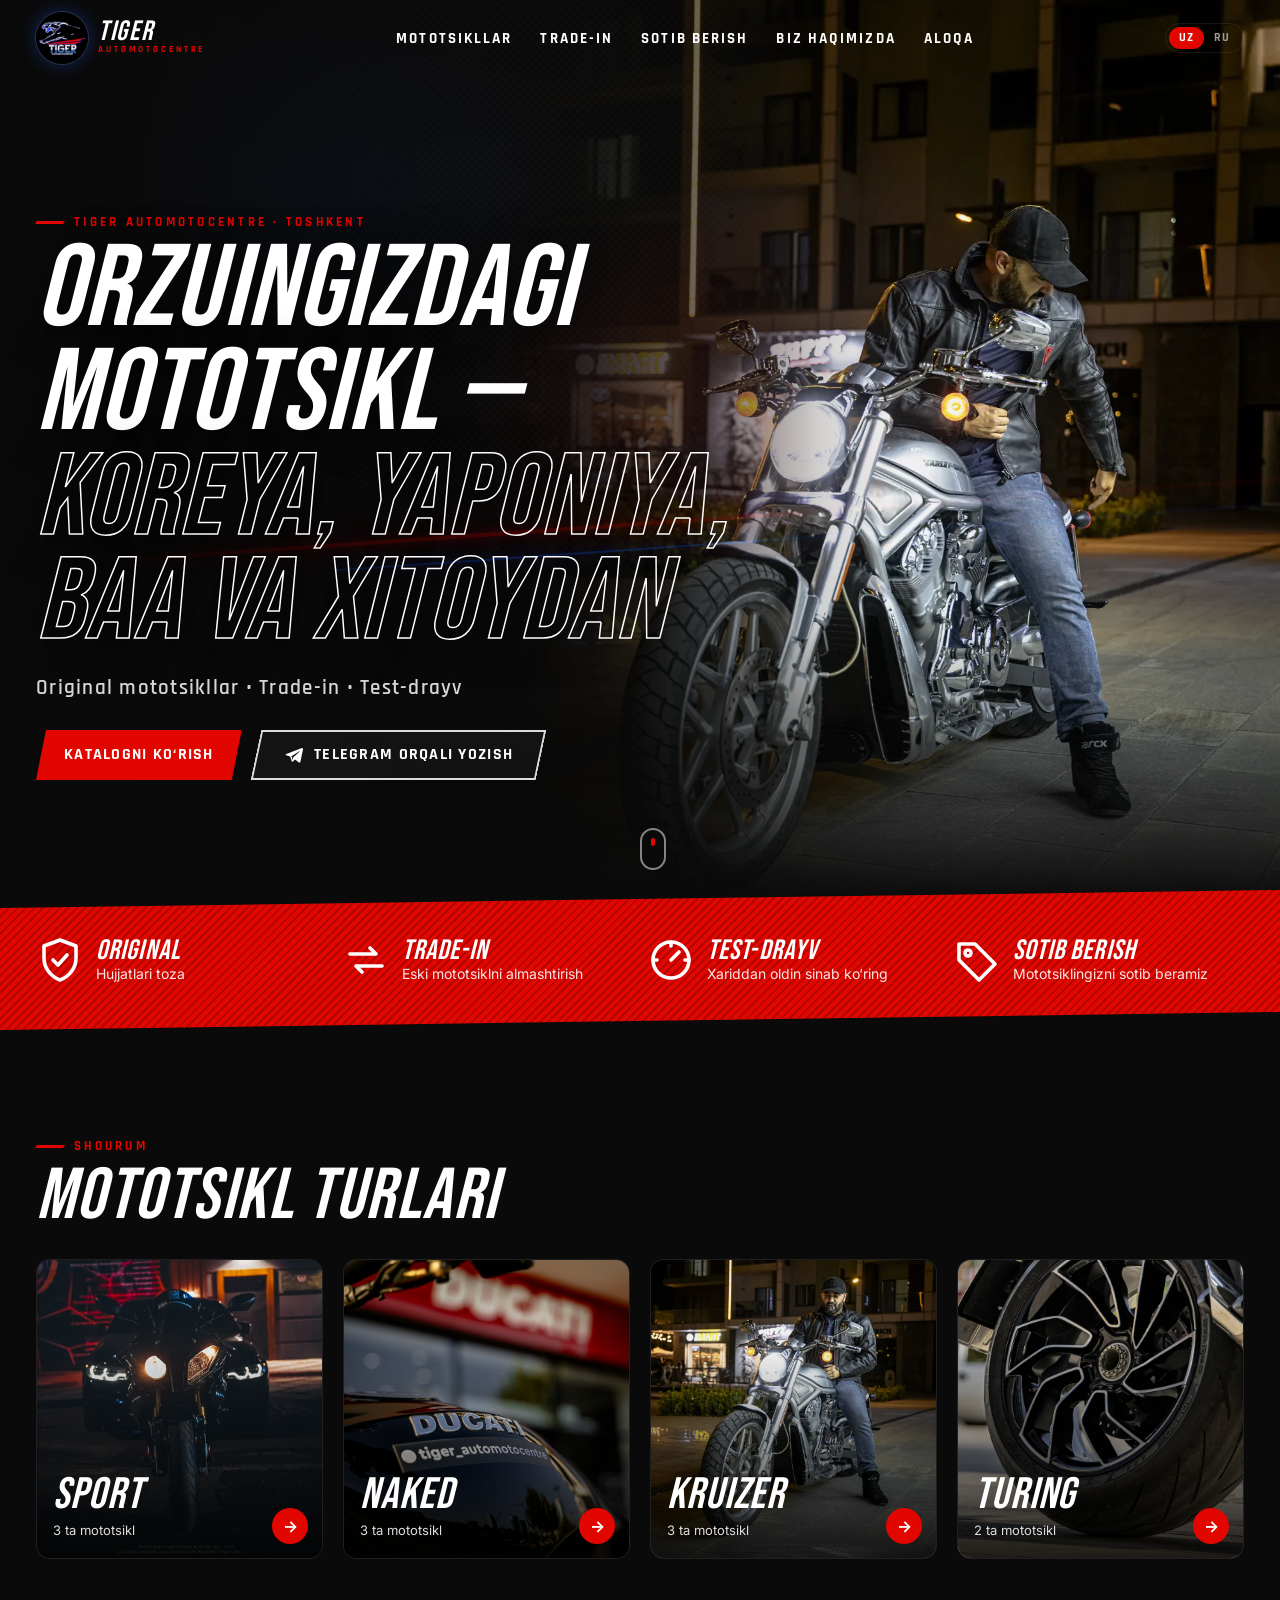
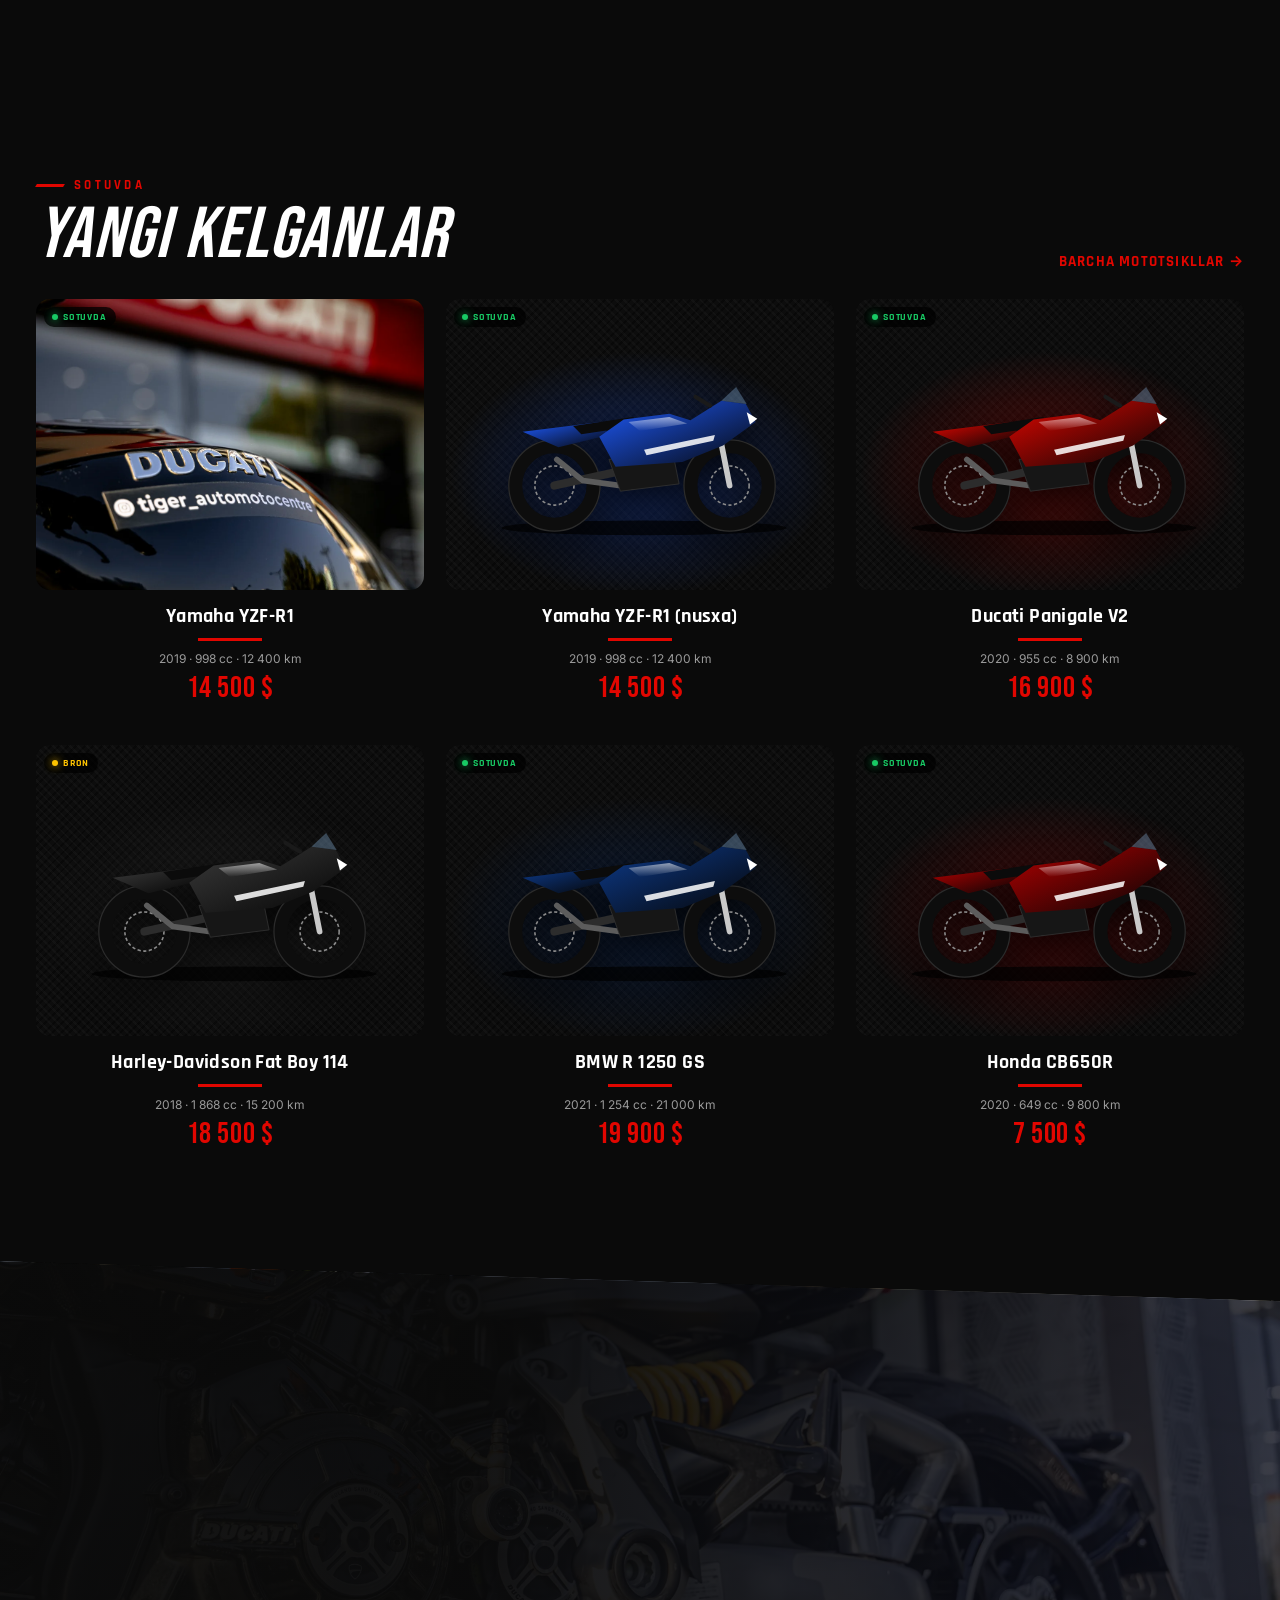
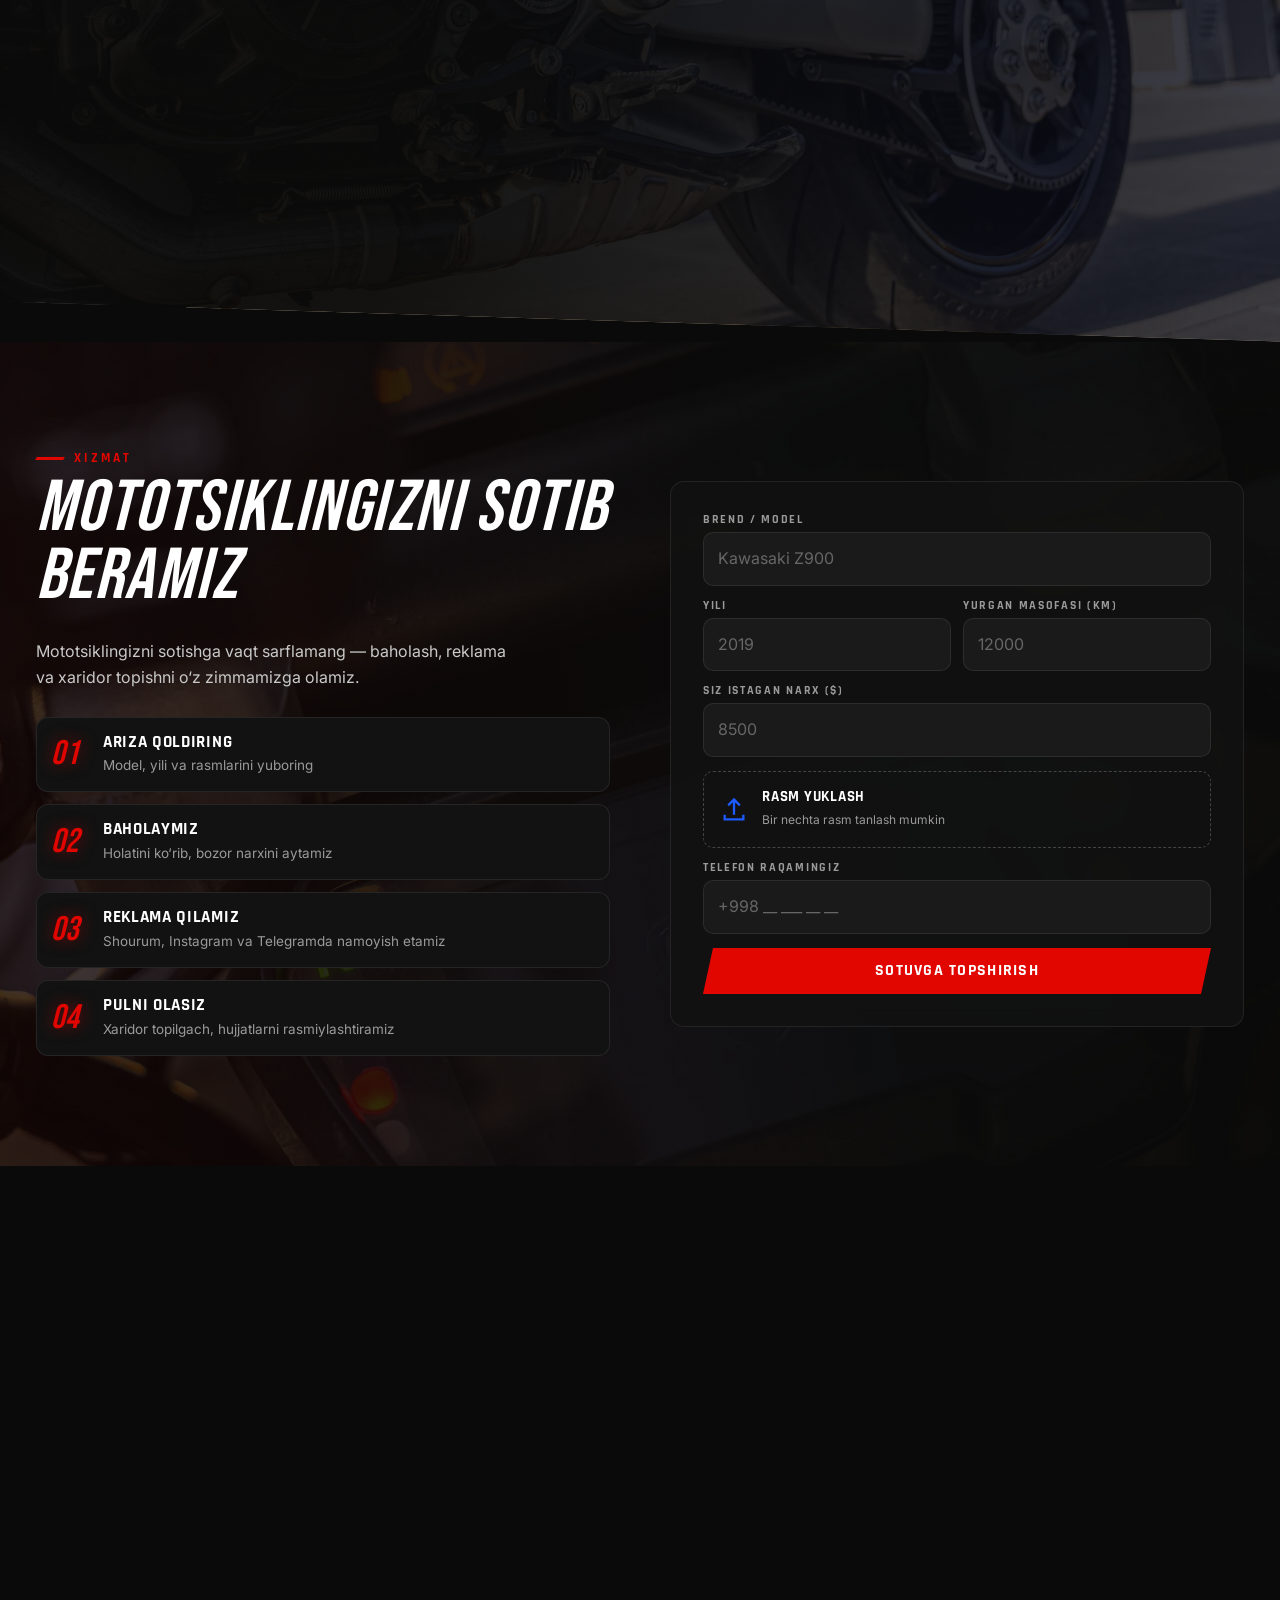
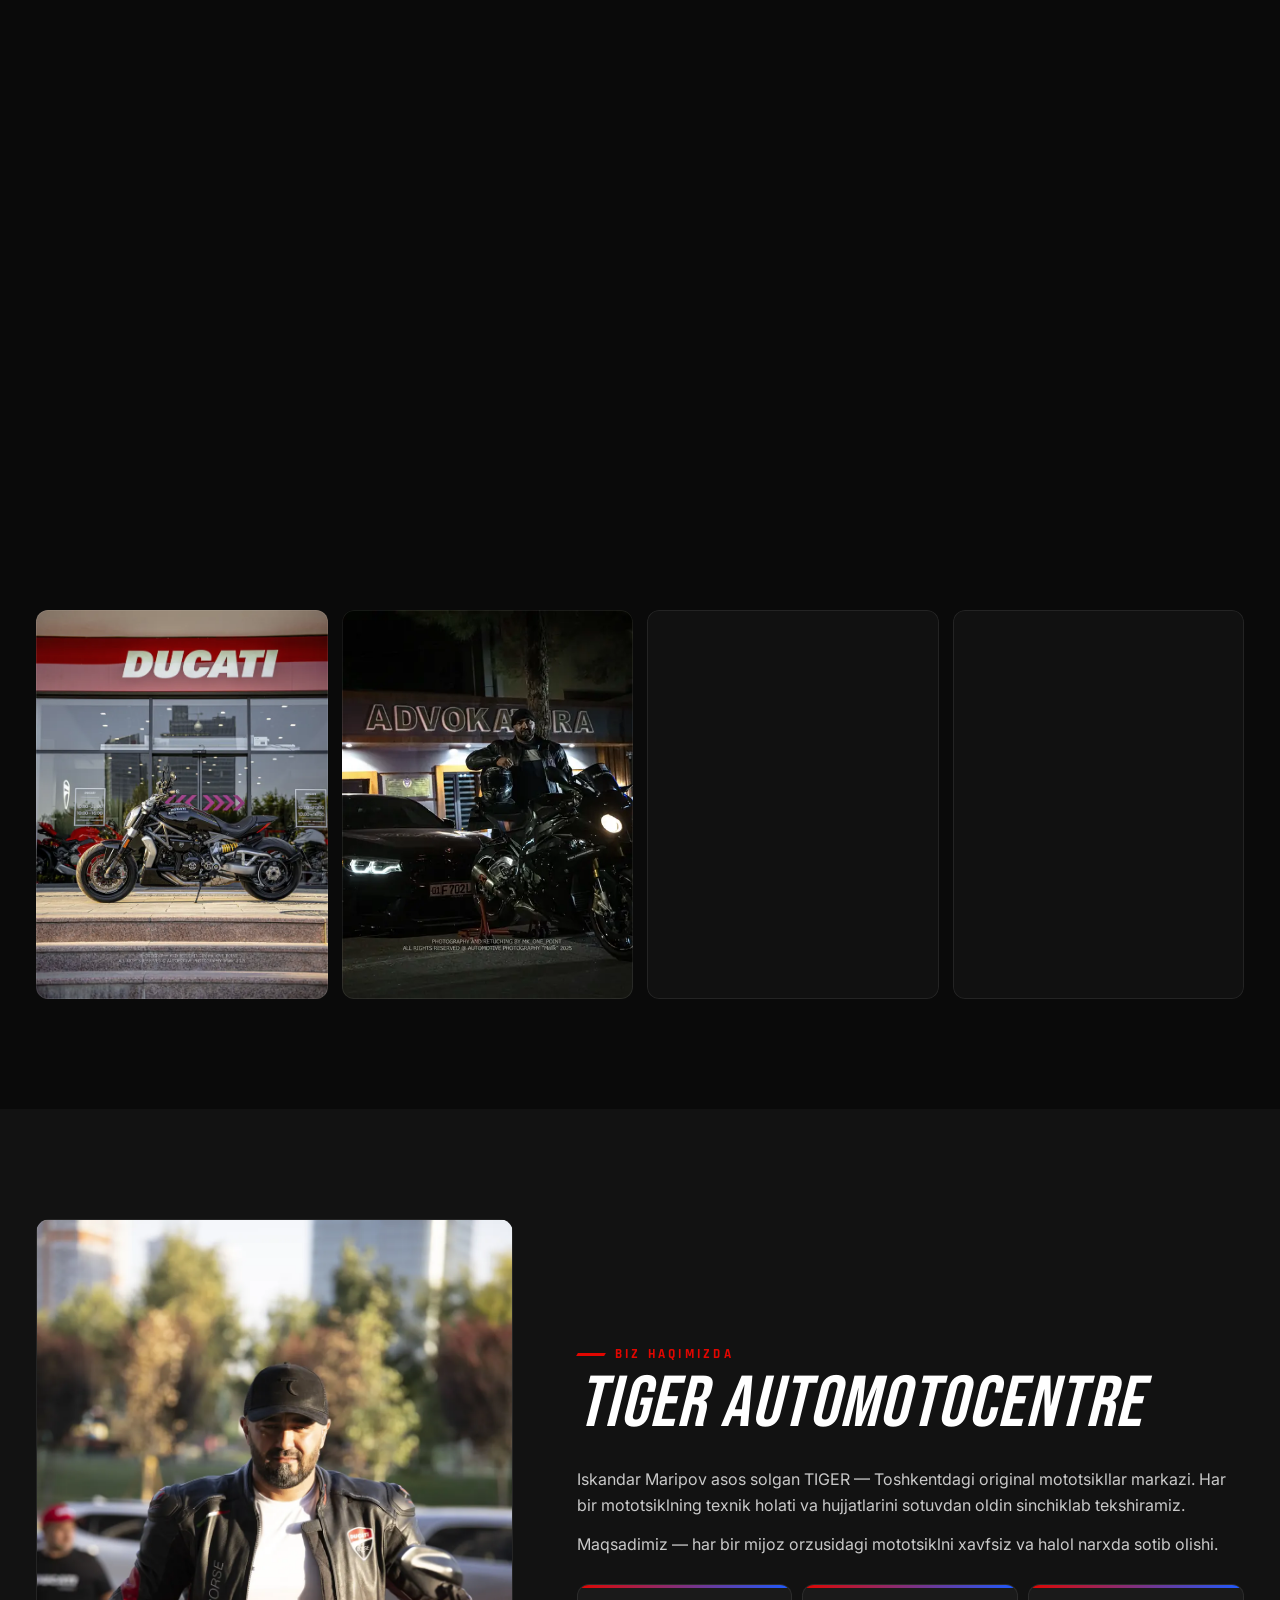
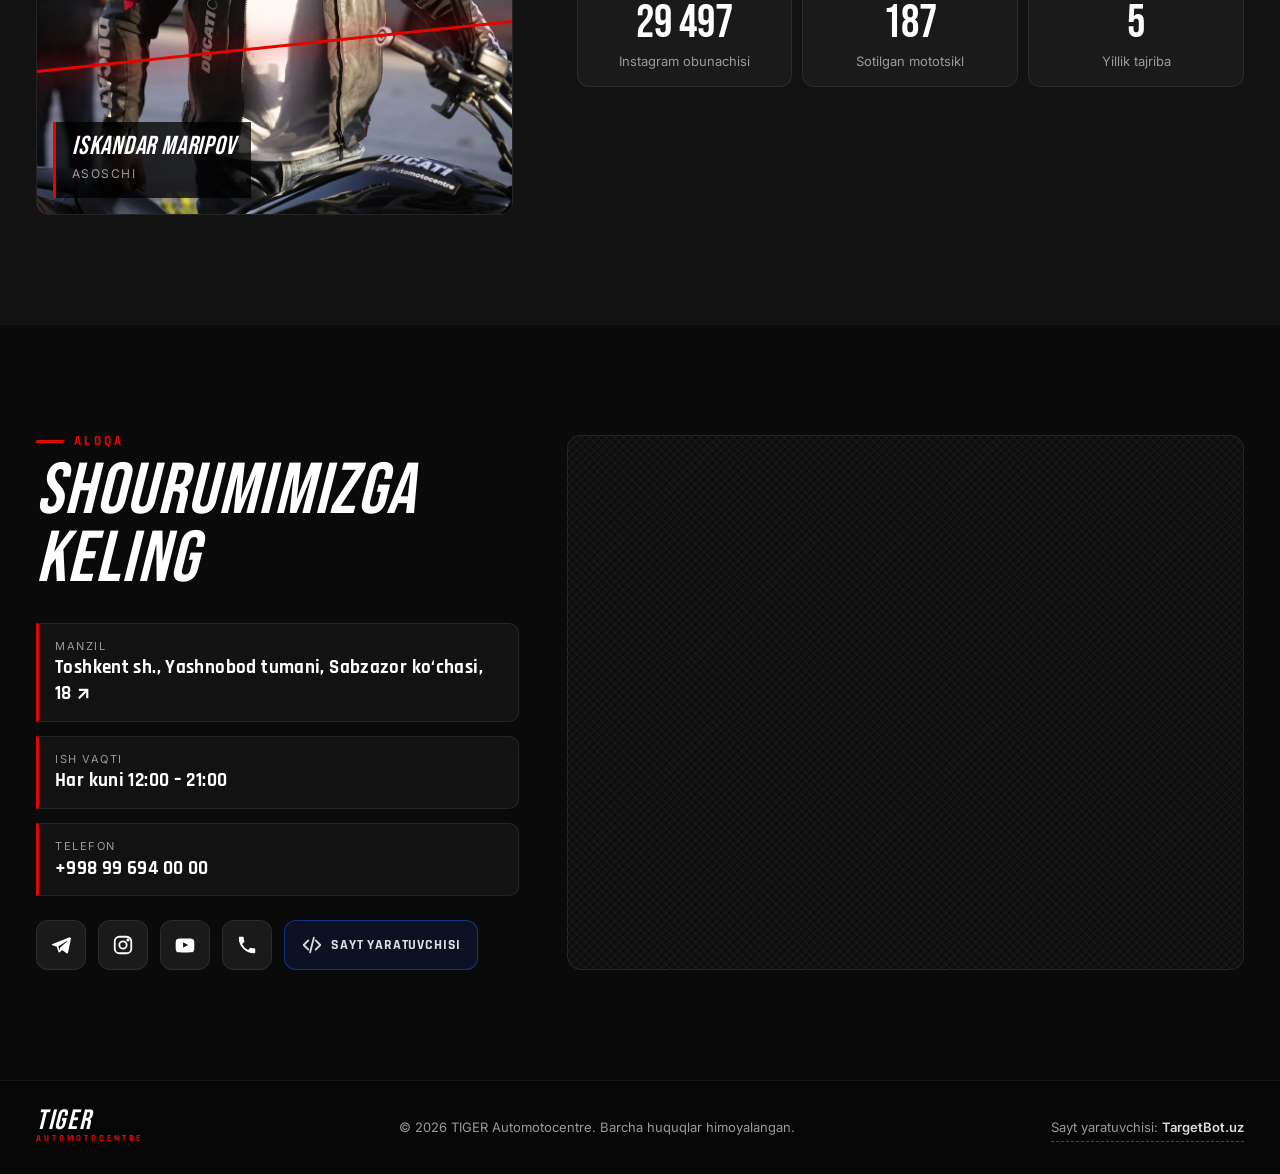
<file: index.html>
<!DOCTYPE html>
<html lang="uz">
<head>
  <meta charset="UTF-8">
  <meta name="viewport" content="width=device-width, initial-scale=1.0">
  <title>TIGER Automotocentre — Toshkentda original mototsikllar</title>
  <meta name="description" content="Koreya, Yaponiya, BAA va Xitoydan keltirilgan original yangi va ishlatilgan mototsikllar. Trade-in, test-drayv, toza hujjatlar. Toshkent.">
  <meta name="theme-color" content="#0A0A0A">
  <meta property="og:title" content="TIGER Automotocentre — Toshkentda original mototsikllar">
  <meta property="og:description" content="Original mototsikllar • Trade-in • Test-drayv">
  <meta property="og:type" content="website">
  <meta property="og:url" content="https://www.tigerautomotocentre.uz/">
  <meta property="og:image" content="https://www.tigerautomotocentre.uz/img/site/og.jpg">
  <meta property="og:image:width" content="1200">
  <meta property="og:image:height" content="630">
  <meta property="og:locale" content="uz_UZ">
  <meta property="og:locale:alternate" content="ru_RU">
  <meta property="og:site_name" content="TIGER Automotocentre">
  <meta name="twitter:card" content="summary_large_image">
  <link rel="canonical" href="https://www.tigerautomotocentre.uz/">

  <link rel="icon" type="image/png" href="favicon.png">
  <link rel="apple-touch-icon" href="apple-touch-icon.png">
  <link rel="preconnect" href="https://fonts.googleapis.com">
  <link rel="preconnect" href="https://fonts.gstatic.com" crossorigin>
  <link href="https://fonts.googleapis.com/css2?family=Bebas+Neue&family=Rajdhani:wght@600;700&family=Inter:wght@400;500;600;700&display=swap" rel="stylesheet">
  <link rel="stylesheet" href="css/style.css">

  <script type="application/ld+json">
  { "@context": "https://schema.org", "@type": "MotorcycleDealer",
    "name": "TIGER Automotocentre",
    "url": "https://www.tigerautomotocentre.uz/",
    "logo": "https://www.tigerautomotocentre.uz/img/site/logo.png",
    "image": "https://www.tigerautomotocentre.uz/img/site/og.jpg",
    "description": "Toshkentda Koreya, Yaponiya, BAA va Xitoydan keltirilgan original mototsikllar. Trade-in, test-drayv, mototsiklingizni sotib berish.",
    "telephone": "+998996940000",
    "address": { "@type": "PostalAddress", "streetAddress": "Sabzazor ko‘chasi, 18", "addressLocality": "Toshkent", "addressRegion": "Yashnobod tumani", "addressCountry": "UZ" },
    "geo": { "@type": "GeoCoordinates", "latitude": 41.274748, "longitude": 69.361133 },
    "hasMap": "https://yandex.uz/maps/org/tiger/46857043811/",
    "areaServed": "Uzbekistan",
    "openingHours": "Mo-Su 12:00-21:00",
    "sameAs": ["https://instagram.com/tiger_automotocentre"] }
  </script>
</head>
<body>

<!-- ============ HEADER ============ -->
<header class="header" id="header">
  <div class="container header__inner">
    <a href="index.html" class="logo" aria-label="TIGER Automotocentre">
      <img class="logo__img" src="img/site/logo-mark.png" alt="" width="46" height="46">
      <span class="logo__text">TIGER<small>AUTOMOTOCENTRE</small></span>
    </a>

    <nav class="nav" id="nav">
      <a href="category.html" data-i18n="nav.motos">Mototsikllar</a>
      <a href="#tradein" data-i18n="nav.tradein">Trade-in</a>
      <a href="#sell" data-i18n="nav.sell">Sotib berish</a>
      <a href="#about" data-i18n="nav.about">Biz haqimizda</a>
      <a href="#contacts" data-i18n="nav.contacts">Aloqa</a>
    </nav>

    <div class="header__right">
      <div class="lang" role="group" aria-label="Til">
        <button data-lang="uz" class="active">UZ</button><button data-lang="ru">RU</button>
      </div>
      <button class="burger" id="burger" aria-label="Menu"><span></span><span></span><span></span></button>
    </div>
  </div>
</header>

<main>
<!-- ============ 1. HERO ============ -->
<section class="hero" id="top">
  <div class="hero__bg" aria-hidden="true">
    <div class="hero__glow"></div>
    <div class="hero__speed"></div>
    <div class="hero__floor"></div>
    <div class="hero__neon"></div>
  </div>
  <!-- Video bo'lsa JS shu yerga qo'shadi (SITE.heroVideo) -->
  <div class="hero__media" id="heroMedia" aria-hidden="true"></div>

  <div class="container hero__content">
    <p class="kicker reveal">TIGER Automotocentre · Toshkent</p>
    <h1 class="hero__title reveal" data-i18n-html="hero.title">Orzuingizdagi mototsikl — <em>Koreya, Yaponiya, BAA va Xitoydan</em></h1>
    <p class="hero__sub reveal" data-i18n="hero.sub">Original mototsikllar • Trade-in • Test-drayv</p>
    <div class="hero__cta reveal">
      <a href="#catalog" class="btn btn--red" data-i18n="cta.catalog">Katalogni ko‘rish</a>
      <a href="#" class="btn btn--outline js-tg" target="_blank" rel="noopener">
        <svg class="ico"><use href="#i-tg"/></svg><span data-i18n="cta.telegram">Telegram orqali yozish</span>
      </a>
    </div>
  </div>
  <a href="#advantages" class="hero__scroll" aria-label="Scroll"><span></span></a>
</section>

<!-- ============ 2. AFZALLIKLAR ============ -->
<section class="adv" id="advantages">
  <div class="container adv__grid">
    <div class="adv__item reveal">
      <svg class="adv__ico" viewBox="0 0 24 24"><path d="M12 2 4 5v6c0 5 3.4 9.4 8 11 4.6-1.6 8-6 8-11V5z"/><path d="m8.5 12 2.5 2.5 4.5-5"/></svg>
      <div><b data-i18n="adv.1.t">Original</b><span data-i18n="adv.1.d">Hujjatlari toza</span></div>
    </div>
    <div class="adv__item reveal">
      <svg class="adv__ico" viewBox="0 0 24 24"><path d="M4 9h13l-3-3M20 15H7l3 3"/></svg>
      <div><b data-i18n="adv.2.t">Trade-in</b><span data-i18n="adv.2.d">Eski mototsiklni almashtirish</span></div>
    </div>
    <div class="adv__item reveal">
      <svg class="adv__ico" viewBox="0 0 24 24"><circle cx="12" cy="12" r="9"/><path d="M12 12 16 8M12 3v2M3 12h2M19 12h2"/></svg>
      <div><b data-i18n="adv.3.t">Test-drayv</b><span data-i18n="adv.3.d">Xariddan oldin sinab ko‘ring</span></div>
    </div>
    <div class="adv__item reveal">
      <svg class="adv__ico" viewBox="0 0 24 24"><path d="M3 12V4h8l10 10-8 8z"/><circle cx="7.5" cy="8.5" r="1.5"/></svg>
      <div><b data-i18n="adv.4.t">Sotib berish</b><span data-i18n="adv.4.d">Mototsiklingizni sotib beramiz</span></div>
    </div>
  </div>
</section>

<!-- ============ 3. MOTOTSIKL TURLARI ============ -->
<section class="section types" id="catalog">
  <div class="container">
    <div class="section__head reveal">
      <p class="kicker" data-i18n="types.kicker">Shourum</p>
      <h2 class="section__title" data-i18n="types.title">Mototsikl turlari</h2>
    </div>
    <!-- Tur kartochkalari JS orqali data.js dagi TYPES dan chiziladi -->
    <div class="types__grid" id="typesGrid"></div>
  </div>
</section>

<!-- ============ YANGI KELGANLAR ============ -->
<section class="section latest">
  <div class="container">
    <div class="section__head section__head--row reveal">
      <div>
        <p class="kicker" data-i18n="latest.kicker">Sotuvda</p>
        <h2 class="section__title" data-i18n="latest.title">Yangi kelganlar</h2>
      </div>
      <a href="category.html" class="link-arrow" data-i18n="btn.allBikes">Barcha mototsikllar →</a>
    </div>
    <div class="mgrid" id="latestGrid"></div>
  </div>
</section>

<!-- ============ 5. TRADE-IN ============ -->
<section class="section tradein" id="tradein">
  <div class="container tradein__inner">
    <div class="tradein__text reveal">
      <p class="kicker" data-i18n="trade.kicker">Trade-in</p>
      <h2 class="section__title" data-i18n="trade.title">Mototsiklingizni baholaymiz</h2>
      <p data-i18n="trade.text">Eski mototsiklingizni yangisiga almashtiring. Ma’lumotlarni yuboring — tez orada narxini aytamiz.</p>
      <div class="tradein__arrows" aria-hidden="true"><span>OLD</span><svg viewBox="0 0 60 20"><path d="M0 10h55M45 2l10 8-10 8" fill="none" stroke="#E10600" stroke-width="3"/></svg><span>NEW</span></div>
    </div>

    <form class="form reveal" id="tradeForm">
      <label class="field"><span data-i18n="trade.brand">Brend / model</span><input name="model" required placeholder="Yamaha R6"></label>
      <div class="form__row">
        <label class="field"><span data-i18n="trade.year">Yili</span><input name="year" type="number" min="1980" max="2030" required placeholder="2018"></label>
        <label class="field"><span data-i18n="trade.km">Yurgan masofasi (km)</span><input name="km" type="number" min="0" required placeholder="15000"></label>
      </div>
      <label class="upload">
        <input type="file" id="tradePhotos" accept="image/*" multiple>
        <svg class="ico" viewBox="0 0 24 24"><path d="M4 16v4h16v-4M12 3v13M7 8l5-5 5 5" fill="none" stroke="currentColor" stroke-width="2"/></svg>
        <span><b data-i18n="trade.photo">Rasm yuklash</b><small data-i18n="trade.photoHint">Bir nechta rasm tanlash mumkin</small></span>
      </label>
      <div class="upload__preview" id="tradePreview"></div>
      <label class="field"><span data-i18n="trade.phone">Telefon raqamingiz</span><input name="phone" type="tel" required placeholder="+998 __ ___ __ __"></label>
      <button class="btn btn--red btn--block" type="submit" data-i18n="trade.submit">Baholashga yuborish</button>
      <p class="form__ok" id="tradeOk" hidden data-i18n="trade.ok">Rahmat! Hozir Telegram ochiladi — rasmlarni chatga biriktirib yuboring.</p>
    </form>
  </div>
</section>

<!-- ============ SOTIB BERISH XIZMATI ============ -->
<section class="section sell" id="sell">
  <div class="container sell__inner">
    <div class="sell__text reveal">
      <p class="kicker" data-i18n="sell.kicker">Xizmat</p>
      <h2 class="section__title" data-i18n="sell.title">Mototsiklingizni sotib beramiz</h2>
      <p class="sell__lead" data-i18n="sell.text">Mototsiklingizni sotishga vaqt sarflamang — baholash, reklama va xaridor topishni o‘z zimmamizga olamiz.</p>
      <ol class="steps">
        <li class="step"><b data-i18n="sell.s1.t">Ariza qoldiring</b><span data-i18n="sell.s1.d">Model, yili va rasmlarini yuboring</span></li>
        <li class="step"><b data-i18n="sell.s2.t">Baholaymiz</b><span data-i18n="sell.s2.d">Holatini ko‘rib, bozor narxini aytamiz</span></li>
        <li class="step"><b data-i18n="sell.s3.t">Reklama qilamiz</b><span data-i18n="sell.s3.d">Shourum, Instagram va Telegramda namoyish etamiz</span></li>
        <li class="step"><b data-i18n="sell.s4.t">Pulni olasiz</b><span data-i18n="sell.s4.d">Xaridor topilgach, hujjatlarni rasmiylashtiramiz</span></li>
      </ol>
    </div>

    <form class="form reveal" id="sellForm">
      <label class="field"><span data-i18n="trade.brand">Brend / model</span><input name="model" required placeholder="Kawasaki Z900"></label>
      <div class="form__row">
        <label class="field"><span data-i18n="trade.year">Yili</span><input name="year" type="number" min="1980" max="2030" required placeholder="2019"></label>
        <label class="field"><span data-i18n="trade.km">Yurgan masofasi (km)</span><input name="km" type="number" min="0" required placeholder="12000"></label>
      </div>
      <label class="field"><span data-i18n="sell.price">Siz istagan narx ($)</span><input name="price" type="number" min="0" placeholder="8500"></label>
      <label class="upload">
        <input type="file" id="sellPhotos" accept="image/*" multiple>
        <svg class="ico" viewBox="0 0 24 24"><path d="M4 16v4h16v-4M12 3v13M7 8l5-5 5 5" fill="none" stroke="currentColor" stroke-width="2"/></svg>
        <span><b data-i18n="trade.photo">Rasm yuklash</b><small data-i18n="trade.photoHint">Bir nechta rasm tanlash mumkin</small></span>
      </label>
      <div class="upload__preview" id="sellPreview"></div>
      <label class="field"><span data-i18n="trade.phone">Telefon raqamingiz</span><input name="phone" type="tel" required placeholder="+998 __ ___ __ __"></label>
      <button class="btn btn--red btn--block" type="submit" data-i18n="sell.submit">Sotuvga topshirish</button>
      <p class="form__ok" id="sellOk" hidden data-i18n="trade.ok">Rahmat! Hozir Telegram ochiladi — rasmlarni chatga biriktirib yuboring.</p>
    </form>
  </div>
</section>

<!-- ============ 6. SOTILGANLAR ============ -->
<section class="section sold" id="sold">
  <div class="container">
    <div class="section__head section__head--row reveal">
      <div>
        <p class="kicker" data-i18n="sold.kicker">Baxtli egalar</p>
        <h2 class="section__title" data-i18n="sold.title">Sotilgan mototsikllar</h2>
      </div>
      <div class="carousel__nav">
        <button class="round-btn" id="soldPrev" aria-label="Prev">‹</button>
        <button class="round-btn" id="soldNext" aria-label="Next">›</button>
      </div>
    </div>
    <div class="carousel" id="soldTrack"></div>
  </div>
</section>

<!-- ============ GALEREYA ============ -->
<section class="section gallery" id="gallery">
  <div class="container">
    <div class="section__head reveal">
      <p class="kicker" data-i18n="gal.kicker">Shourumdan</p>
      <h2 class="section__title" data-i18n="gal.title">Lavhalar</h2>
    </div>
    <div class="gallery__grid" id="galleryGrid"></div>
  </div>
</section>

<!-- ============ 7. BIZ HAQIMIZDA ============ -->
<section class="section about" id="about">
  <div class="container about__inner">
    <div class="about__photo reveal" id="ownerPhoto">
      <div class="about__badge"><b>Iskandar Maripov</b><span data-i18n="about.owner">Asoschi</span></div>
    </div>
    <div class="about__text reveal">
      <p class="kicker" data-i18n="about.kicker">Biz haqimizda</p>
      <h2 class="section__title" data-i18n="about.title">TIGER Automotocentre</h2>
      <p data-i18n="about.text1">Iskandar Maripov asos solgan TIGER — Toshkentdagi original mototsikllar markazi. Har bir mototsiklning texnik holati va hujjatlarini sotuvdan oldin sinchiklab tekshiramiz.</p>
      <p data-i18n="about.text2">Maqsadimiz — har bir mijoz orzusidagi mototsiklni xavfsiz va halol narxda sotib olishi.</p>
      <div class="stats">
        <div class="stat"><b class="js-count" data-key="followers">0</b><span data-i18n="stat.followers">Instagram obunachisi</span></div>
        <div class="stat"><b class="js-count" data-key="sold">0</b><span data-i18n="stat.sold">Sotilgan mototsikl</span></div>
        <div class="stat"><b class="js-count" data-key="years">0</b><span data-i18n="stat.years">Yillik tajriba</span></div>
      </div>
    </div>
  </div>
</section>

<!-- ============ 8. VIDEOLAR ============ -->
<section class="section videos" id="videos">
  <div class="container">
    <div class="section__head reveal">
      <p class="kicker" data-i18n="video.kicker">Videolar</p>
      <h2 class="section__title" data-i18n="video.title">Sayohatlar va sharhlar</h2>
    </div>
    <div class="videos__grid" id="videoGrid"></div>
  </div>
</section>

<!-- ============ 9. ALOQA ============ -->
<section class="section contacts" id="contacts">
  <div class="container contacts__inner">
    <div class="contacts__info reveal">
      <p class="kicker" data-i18n="contacts.kicker">Aloqa</p>
      <h2 class="section__title" data-i18n="contacts.title">Shourumimizga keling</h2>
      <ul class="contacts__list">
        <li><small data-i18n="contacts.address">Manzil</small><b class="js-address"></b></li>
        <li><small data-i18n="contacts.hours">Ish vaqti</small><b><span data-i18n="contacts.daily">Har kuni</span> <span class="js-hours"></span></b></li>
        <li><small data-i18n="contacts.phone">Telefon</small><a class="js-phone js-phone-text" href="#"></a></li>
      </ul>
      <div class="socials">
        <a class="social js-tg" href="#" target="_blank" rel="noopener" aria-label="Telegram"><svg class="ico"><use href="#i-tg"/></svg></a>
        <a class="social js-ig" href="#" target="_blank" rel="noopener" aria-label="Instagram"><svg class="ico"><use href="#i-ig"/></svg></a>
        <a class="social js-yt" href="#" target="_blank" rel="noopener" aria-label="YouTube"><svg class="ico"><use href="#i-yt"/></svg></a>
        <a class="social js-phone" href="#" aria-label="Phone"><svg class="ico"><use href="#i-phone"/></svg></a>
        <a class="social social--dev" href="developer.html">
          <svg class="ico" viewBox="0 0 24 24"><path d="m8 7-5 5 5 5M16 7l5 5-5 5M14 4l-4 16" fill="none" stroke="currentColor" stroke-width="2" stroke-linecap="round" stroke-linejoin="round"/></svg>
          <span data-i18n="dev.page">Sayt yaratuvchisi</span>
        </a>
      </div>
    </div>
    <div class="map reveal" id="map"></div>
  </div>
</section>
</main>

<footer class="footer">
  <div class="container footer__inner">
    <span class="logo__text">TIGER<small>AUTOMOTOCENTRE</small></span>
    <p>© <span id="year"></span> TIGER Automotocentre. <span data-i18n="footer.rights">Barcha huquqlar himoyalangan.</span></p>
    <div class="dev" id="devCredit"></div>
  </div>
</footer>

<!-- ============ 10. MOBIL SUZUVCHI TUGMALAR ============ -->
<div class="fab">
  <a class="fab__btn fab__btn--tg js-tg" href="#" target="_blank" rel="noopener" aria-label="Telegram"><svg class="ico"><use href="#i-tg"/></svg></a>
  <a class="fab__btn fab__btn--phone js-phone" href="#" aria-label="Phone"><svg class="ico"><use href="#i-phone"/></svg></a>
</div>

<!-- SVG ikonkalar (bir marta yoziladi, <use> orqali ishlatiladi) -->
<svg width="0" height="0" style="position:absolute" aria-hidden="true">
  <symbol id="i-tg" viewBox="0 0 24 24"><path fill="currentColor" d="M21.4 3.6 2.9 10.8c-1.3.5-1.2 1.2-.2 1.5l4.7 1.5 1.8 5.5c.2.6.4.8.9.8.4 0 .6-.2.9-.5l2.3-2.2 4.7 3.5c.9.5 1.5.2 1.7-.8l3.1-14.6c.3-1.3-.5-1.9-1.4-1.5zM9 13.5l9.4-5.9c.5-.3.9-.1.5.2l-8 7.3-.3 3.3z"/></symbol>
  <symbol id="i-phone" viewBox="0 0 24 24"><path fill="currentColor" d="M6.6 10.8a15 15 0 0 0 6.6 6.6l2.2-2.2c.3-.3.7-.4 1-.2 1.1.4 2.3.6 3.6.6.6 0 1 .4 1 1V20c0 .6-.4 1-1 1A17 17 0 0 1 3 4c0-.6.4-1 1-1h3.5c.6 0 1 .4 1 1 0 1.3.2 2.5.6 3.6.1.3 0 .7-.2 1z"/></symbol>
  <symbol id="i-ig" viewBox="0 0 24 24"><g fill="none" stroke="currentColor" stroke-width="2"><rect x="3" y="3" width="18" height="18" rx="5"/><circle cx="12" cy="12" r="4"/><circle cx="17.5" cy="6.5" r=".8" fill="currentColor"/></g></symbol>
  <symbol id="i-yt" viewBox="0 0 24 24"><path fill="currentColor" d="M22 8.2s-.2-1.5-.8-2.1c-.8-.8-1.6-.8-2-.9C16.4 5 12 5 12 5s-4.4 0-7.2.2c-.4.1-1.2.1-2 .9C2.2 6.7 2 8.2 2 8.2S1.8 10 1.8 11.8v1.6c0 1.8.2 3.6.2 3.6s.2 1.5.8 2.1c.8.8 1.8.8 2.2.9 1.6.2 7 .2 7 .2s4.4 0 7.2-.2c.4-.1 1.2-.1 2-.9.6-.6.8-2.1.8-2.1s.2-1.8.2-3.6v-1.6C22.2 10 22 8.2 22 8.2zM9.9 15.1V8.9l5.6 3.1z"/></symbol>
</svg>

<script src="js/data.js"></script>
<script src="js/i18n.js"></script>
<script src="js/app.js"></script>
</body>
</html>
</file>
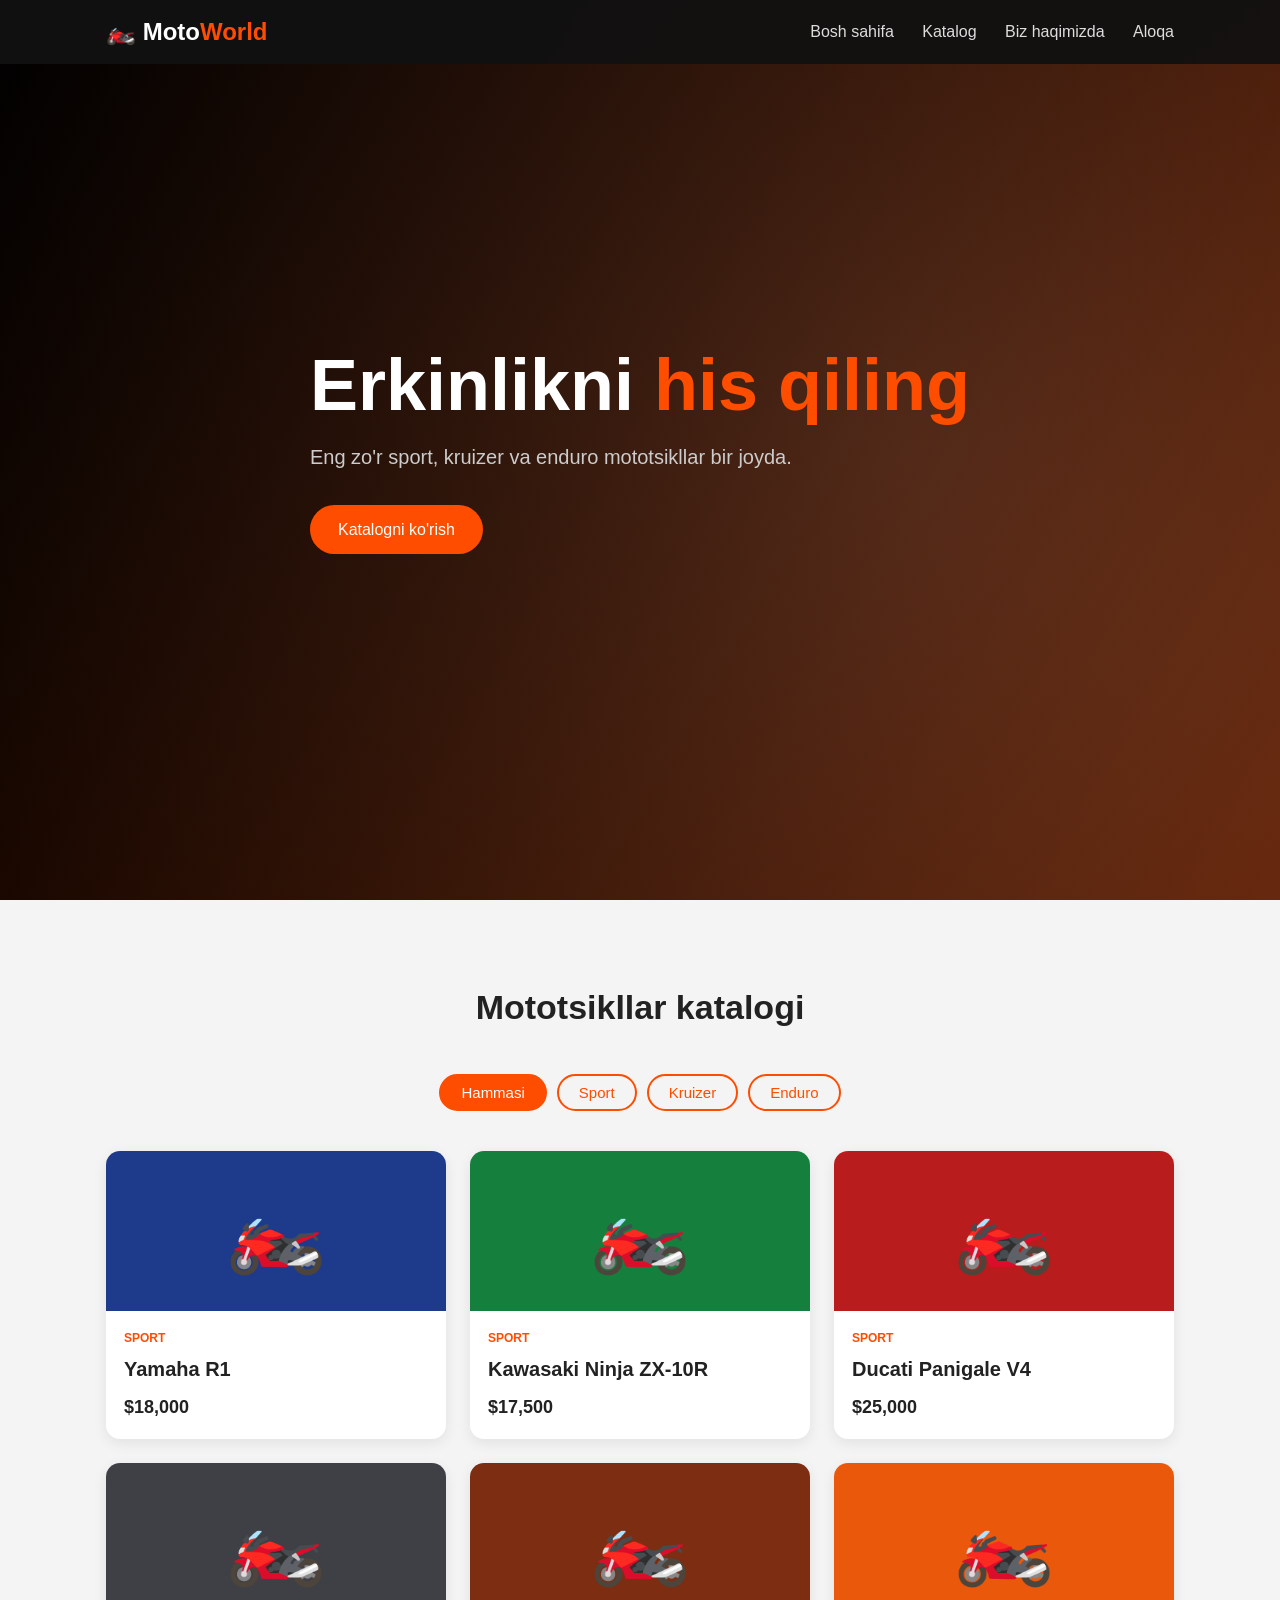
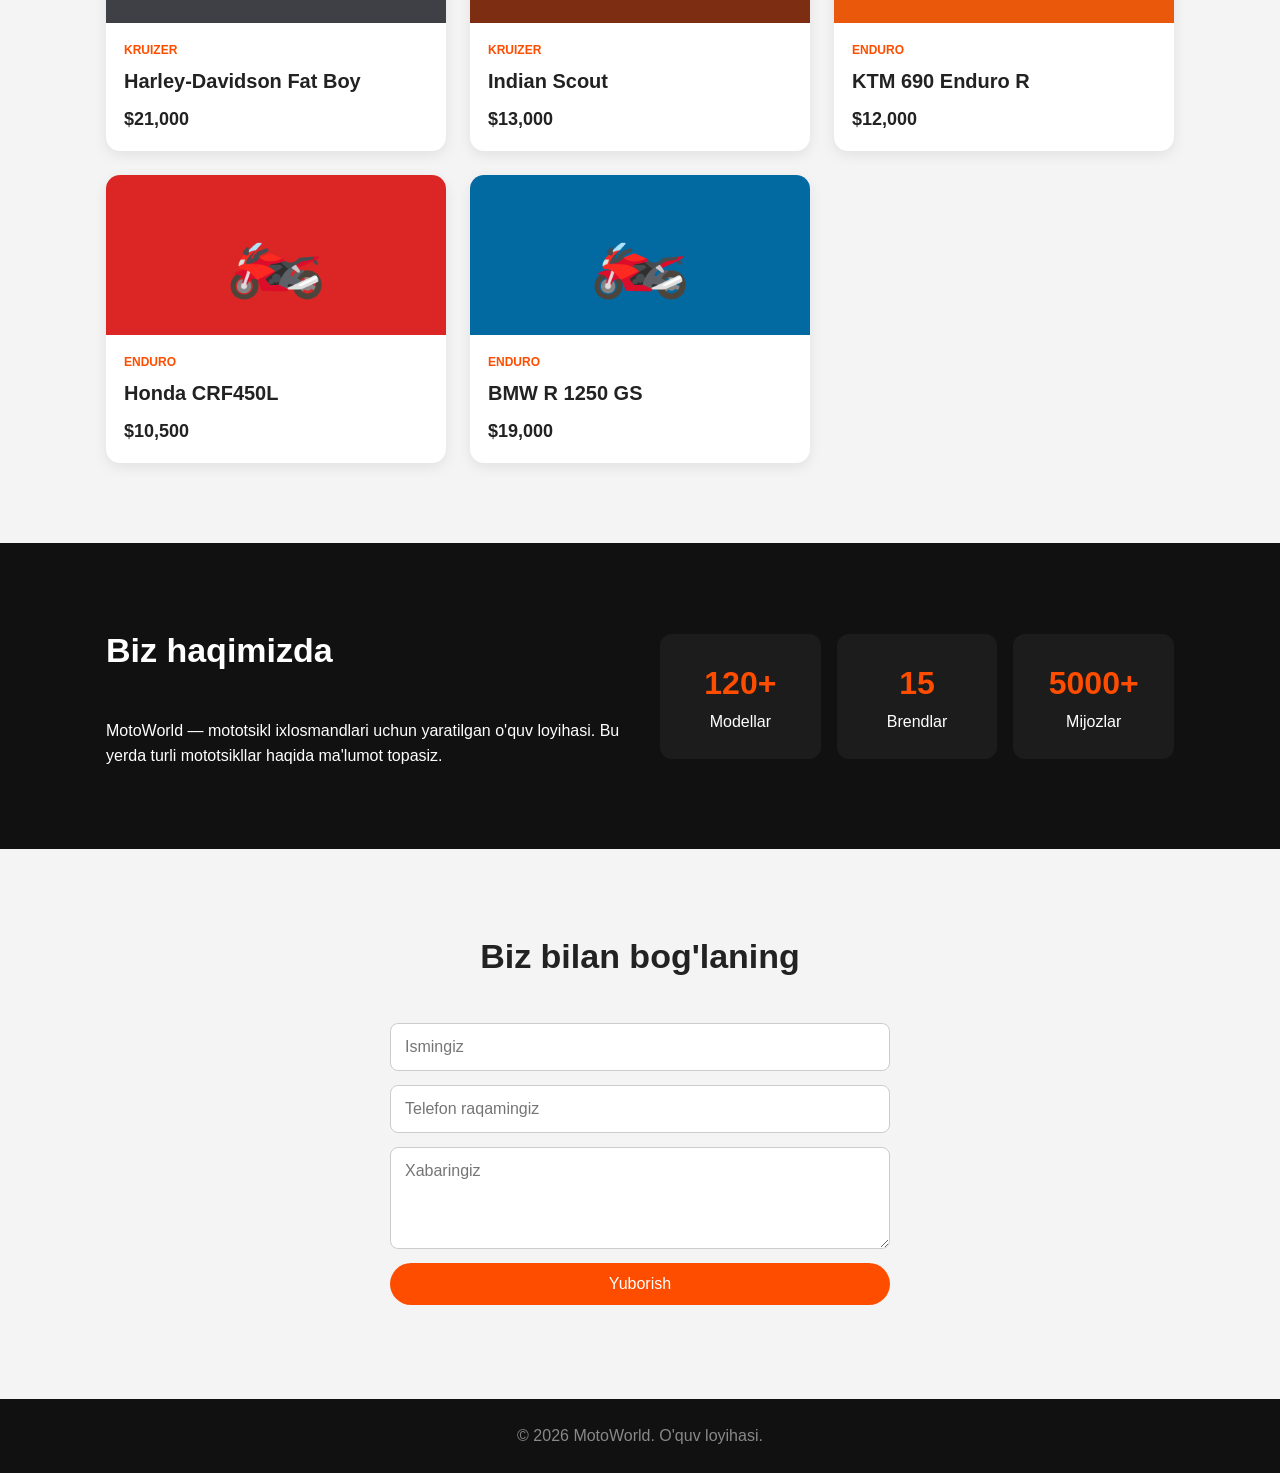
<file: motoworld/index.html>
<!DOCTYPE html>
<html lang="uz">
<head>
  <meta charset="UTF-8">
  <!-- Telefonda to'g'ri ko'rinishi uchun -->
  <meta name="viewport" content="width=device-width, initial-scale=1.0">
  <title>MotoWorld — Mototsikllar olami</title>
  <!-- CSS faylini ulaymiz -->
  <link rel="stylesheet" href="style.css">
</head>
<body>

  <!-- ===== 1. SARLAVHA VA MENYU ===== -->
  <header class="header">
    <div class="container header__inner">
      <a href="#" class="logo">🏍️ Moto<span>World</span></a>

      <!-- Telefon uchun menyu tugmasi -->
      <button class="burger" id="burger" aria-label="Menyu">☰</button>

      <nav class="nav" id="nav">
        <a href="#home">Bosh sahifa</a>
        <a href="#catalog">Katalog</a>
        <a href="#about">Biz haqimizda</a>
        <a href="#contact">Aloqa</a>
      </nav>
    </div>
  </header>

  <!-- ===== 2. ASOSIY BANNER (HERO) ===== -->
  <section class="hero" id="home">
    <div class="container hero__content">
      <h1>Erkinlikni <span>his qiling</span></h1>
      <p>Eng zo'r sport, kruizer va enduro mototsikllar bir joyda.</p>
      <a href="#catalog" class="btn">Katalogni ko'rish</a>
    </div>
  </section>

  <!-- ===== 3. KATALOG ===== -->
  <section class="section" id="catalog">
    <div class="container">
      <h2 class="section__title">Mototsikllar katalogi</h2>

      <!-- Filtr tugmalari: data-filter qiymati JS da ishlatiladi -->
      <div class="filters">
        <button class="filter active" data-filter="all">Hammasi</button>
        <button class="filter" data-filter="sport">Sport</button>
        <button class="filter" data-filter="cruiser">Kruizer</button>
        <button class="filter" data-filter="enduro">Enduro</button>
      </div>

      <!-- Kartochkalar JavaScript orqali shu yerga qo'shiladi -->
      <div class="grid" id="grid"></div>
    </div>
  </section>

  <!-- ===== 4. BIZ HAQIMIZDA ===== -->
  <section class="section section--dark" id="about">
    <div class="container about">
      <div class="about__text">
        <h2 class="section__title">Biz haqimizda</h2>
        <p>MotoWorld — mototsikl ixlosmandlari uchun yaratilgan o'quv loyihasi.
           Bu yerda turli mototsikllar haqida ma'lumot topasiz.</p>
      </div>
      <div class="stats">
        <div class="stat"><b>120+</b><span>Modellar</span></div>
        <div class="stat"><b>15</b><span>Brendlar</span></div>
        <div class="stat"><b>5000+</b><span>Mijozlar</span></div>
      </div>
    </div>
  </section>

  <!-- ===== 5. ALOQA FORMASI ===== -->
  <section class="section" id="contact">
    <div class="container">
      <h2 class="section__title">Biz bilan bog'laning</h2>
      <form class="form" id="form">
        <input type="text" id="name" placeholder="Ismingiz" required>
        <input type="tel" id="phone" placeholder="Telefon raqamingiz" required>
        <textarea id="message" rows="4" placeholder="Xabaringiz"></textarea>
        <button type="submit" class="btn">Yuborish</button>
        <p class="form__result" id="result"></p>
      </form>
    </div>
  </section>

  <!-- ===== 6. PASTKI QISM ===== -->
  <footer class="footer">
    <p>© 2026 MotoWorld. O'quv loyihasi.</p>
  </footer>

  <!-- Modal oyna (kartochka bosilganda ochiladi) -->
  <div class="modal" id="modal">
    <div class="modal__box">
      <button class="modal__close" id="modalClose">✕</button>
      <div id="modalContent"></div>
    </div>
  </div>

  <!-- JS faylini oxirida ulaymiz, shunda HTML avval yuklanadi -->
  <script src="script.js"></script>
</body>
</html>
</file>
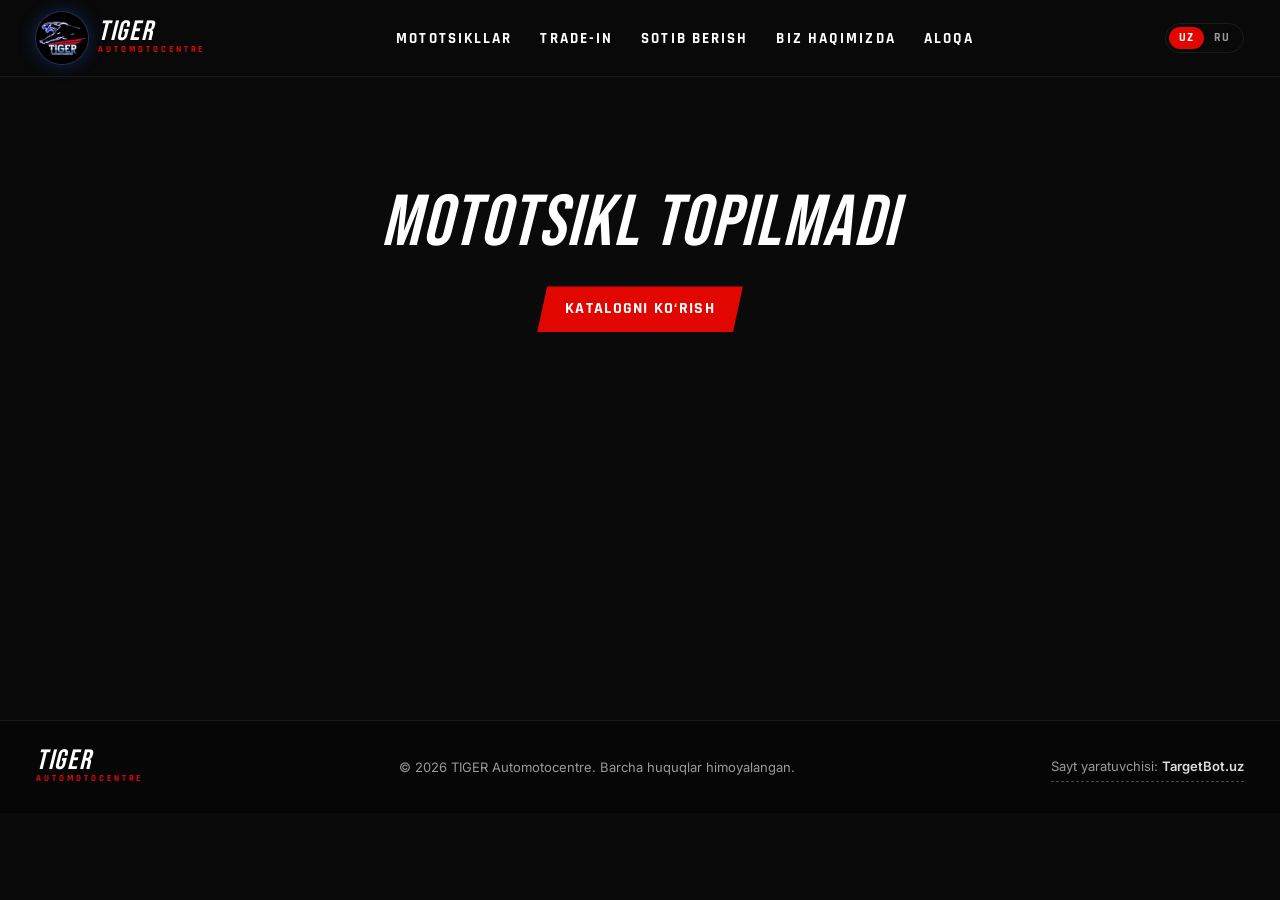
<file: bike.html>
<!DOCTYPE html>
<html lang="uz">
<head>
  <meta charset="UTF-8">
  <meta name="viewport" content="width=device-width, initial-scale=1.0">
  <title>Mototsikl — TIGER Automotocentre</title>
  <meta name="description" content="TIGER Automotocentre — Toshkentda original mototsikllar. Narxi, xususiyatlari, test-drayv.">
  <meta name="theme-color" content="#0A0A0A">
  <link rel="icon" type="image/png" href="favicon.png">
  <link rel="apple-touch-icon" href="apple-touch-icon.png">
  <link rel="preconnect" href="https://fonts.googleapis.com">
  <link rel="preconnect" href="https://fonts.gstatic.com" crossorigin>
  <link href="https://fonts.googleapis.com/css2?family=Bebas+Neue&family=Rajdhani:wght@600;700&family=Inter:wght@400;500;600;700&display=swap" rel="stylesheet">
  <link rel="canonical" href="https://www.tigerautomotocentre.uz/bike.html">
  <meta property="og:type" content="website">
  <meta property="og:site_name" content="TIGER Automotocentre">
  <meta property="og:image" content="https://www.tigerautomotocentre.uz/img/site/og.jpg">
  <meta name="twitter:card" content="summary_large_image">
  <link rel="stylesheet" href="css/style.css">
</head>
<body class="page-detail">

<header class="header is-solid" id="header">
  <div class="container header__inner">
    <a href="index.html" class="logo" aria-label="TIGER Automotocentre">
      <img class="logo__img" src="img/site/logo-mark.png" alt="" width="46" height="46">
      <span class="logo__text">TIGER<small>AUTOMOTOCENTRE</small></span>
    </a>
    <nav class="nav" id="nav">
      <a href="category.html" data-i18n="nav.motos">Mototsikllar</a>
      <a href="index.html#tradein" data-i18n="nav.tradein">Trade-in</a>
      <a href="index.html#sell" data-i18n="nav.sell">Sotib berish</a>
      <a href="index.html#about" data-i18n="nav.about">Biz haqimizda</a>
      <a href="index.html#contacts" data-i18n="nav.contacts">Aloqa</a>
    </nav>
    <div class="header__right">
      <div class="lang" role="group" aria-label="Til">
        <button data-lang="uz" class="active">UZ</button><button data-lang="ru">RU</button>
      </div>
      <button class="burger" id="burger" aria-label="Menu"><span></span><span></span><span></span></button>
    </div>
  </div>
</header>

<main class="detail" id="bikeDetail">
  <!-- Mazmun JS orqali data.js dan to'ldiriladi -->
</main>

<footer class="footer">
  <div class="container footer__inner">
    <span class="logo__text">TIGER<small>AUTOMOTOCENTRE</small></span>
    <p>© <span id="year"></span> TIGER Automotocentre. <span data-i18n="footer.rights">Barcha huquqlar himoyalangan.</span></p>
    <div class="dev" id="devCredit"></div>
  </div>
</footer>

<div class="fab">
  <a class="fab__btn fab__btn--tg js-tg" href="#" target="_blank" rel="noopener" aria-label="Telegram"><svg class="ico"><use href="#i-tg"/></svg></a>
  <a class="fab__btn fab__btn--phone js-phone" href="#" aria-label="Phone"><svg class="ico"><use href="#i-phone"/></svg></a>
</div>

<svg width="0" height="0" style="position:absolute" aria-hidden="true">
  <symbol id="i-tg" viewBox="0 0 24 24"><path fill="currentColor" d="M21.4 3.6 2.9 10.8c-1.3.5-1.2 1.2-.2 1.5l4.7 1.5 1.8 5.5c.2.6.4.8.9.8.4 0 .6-.2.9-.5l2.3-2.2 4.7 3.5c.9.5 1.5.2 1.7-.8l3.1-14.6c.3-1.3-.5-1.9-1.4-1.5zM9 13.5l9.4-5.9c.5-.3.9-.1.5.2l-8 7.3-.3 3.3z"/></symbol>
  <symbol id="i-phone" viewBox="0 0 24 24"><path fill="currentColor" d="M6.6 10.8a15 15 0 0 0 6.6 6.6l2.2-2.2c.3-.3.7-.4 1-.2 1.1.4 2.3.6 3.6.6.6 0 1 .4 1 1V20c0 .6-.4 1-1 1A17 17 0 0 1 3 4c0-.6.4-1 1-1h3.5c.6 0 1 .4 1 1 0 1.3.2 2.5.6 3.6.1.3 0 .7-.2 1z"/></symbol>
  <symbol id="i-cal" viewBox="0 0 24 24"><g fill="none" stroke="currentColor" stroke-width="2"><rect x="3" y="5" width="18" height="16" rx="2"/><path d="M3 10h18M8 3v4M16 3v4"/></g></symbol>
</svg>

<script src="js/data.js"></script>
<script src="js/i18n.js"></script>
<script src="js/app.js"></script>
</body>
</html>
</file>
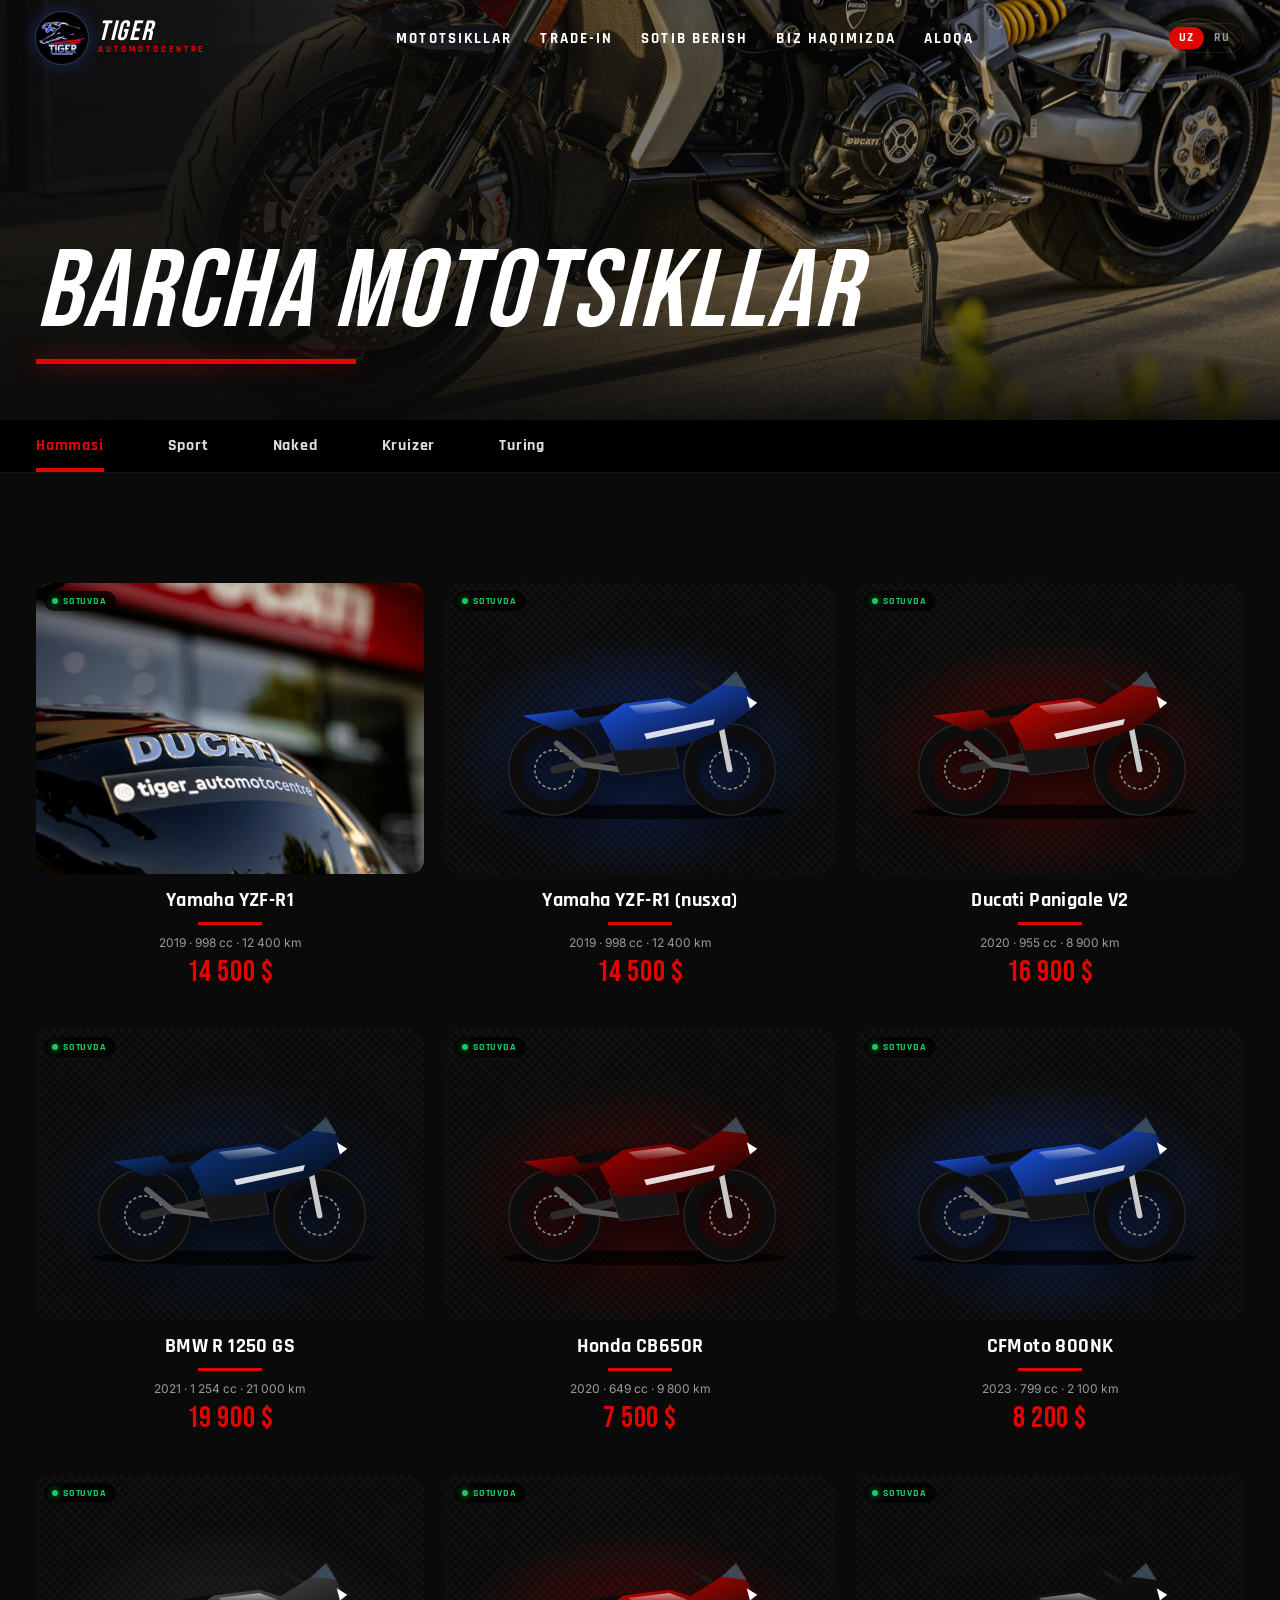
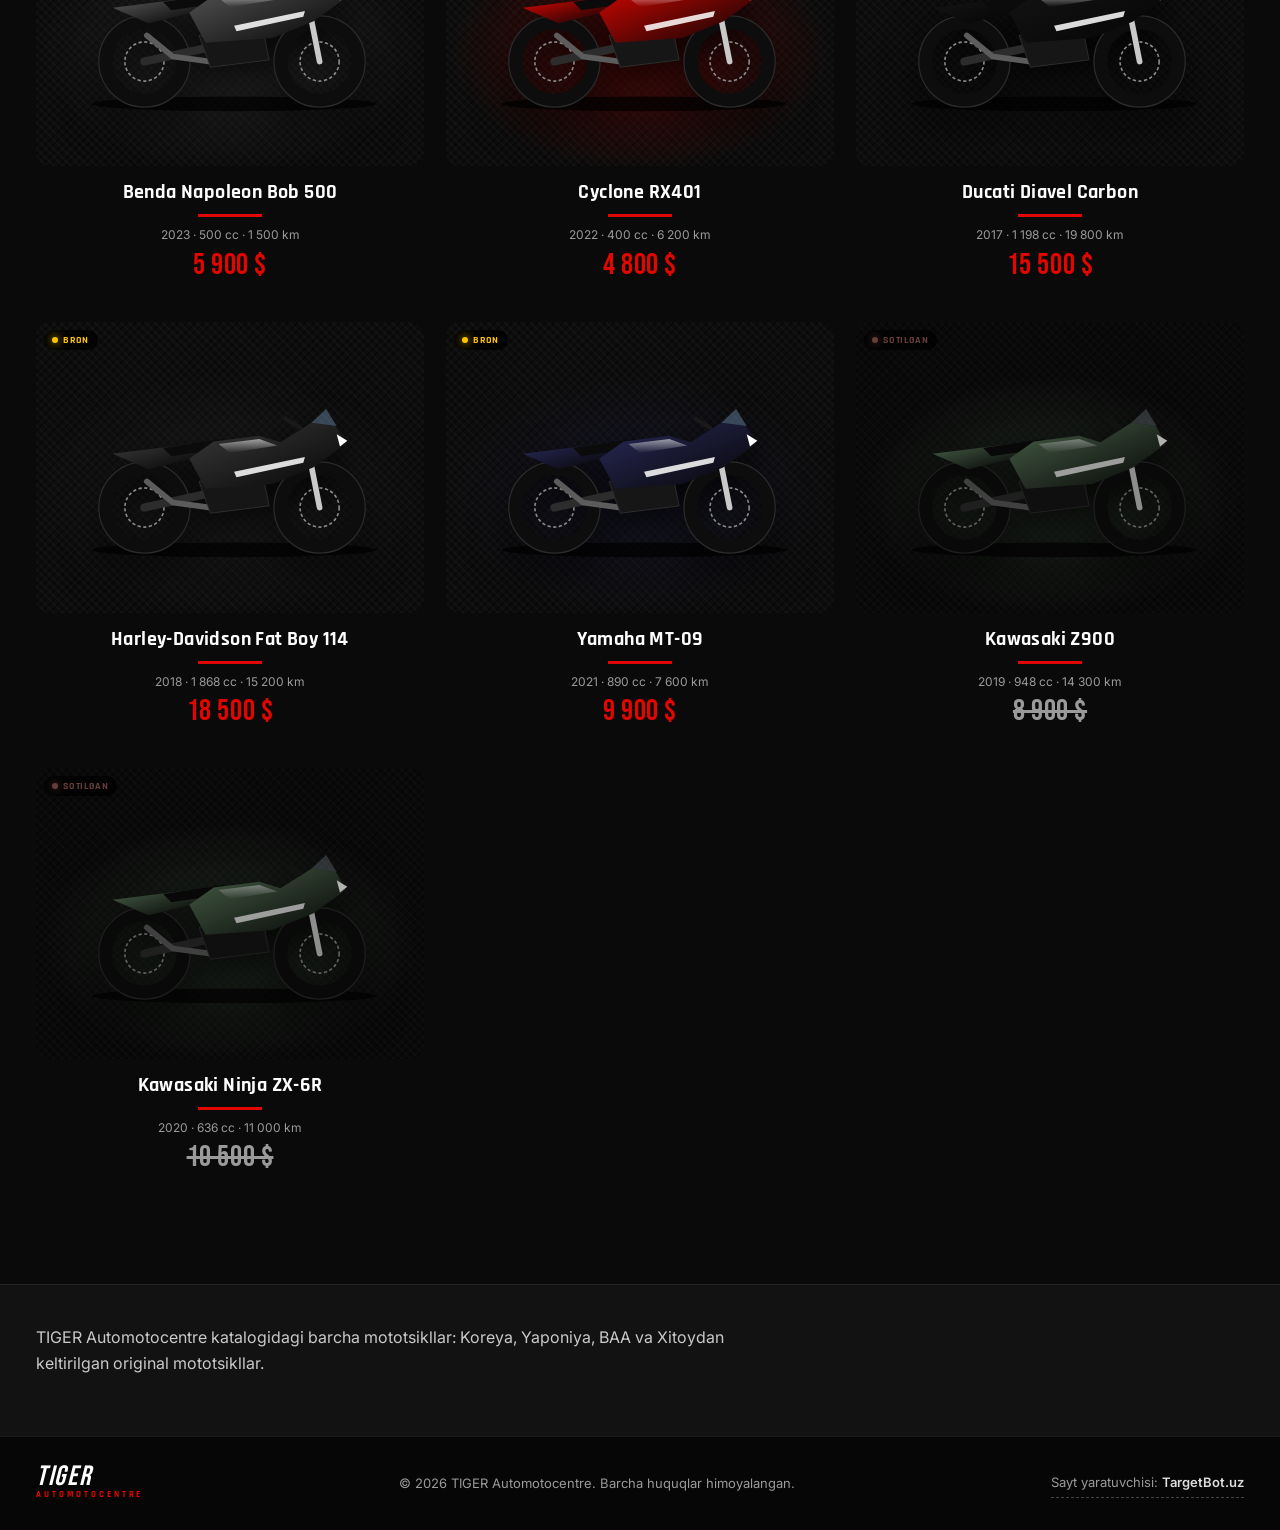
<file: category.html>
<!DOCTYPE html>
<html lang="uz">
<head>
  <meta charset="UTF-8">
  <meta name="viewport" content="width=device-width, initial-scale=1.0">
  <title>Mototsikllar katalogi — TIGER Automotocentre</title>
  <meta name="description" content="Mototsikllar katalogi: sport, naked, kruizer va turing. Toshkentda original mototsikllar, narxlari va xususiyatlari — TIGER Automotocentre.">
  <meta name="theme-color" content="#0A0A0A">
  <link rel="icon" type="image/png" href="favicon.png">
  <link rel="apple-touch-icon" href="apple-touch-icon.png">
  <link rel="preconnect" href="https://fonts.googleapis.com">
  <link rel="preconnect" href="https://fonts.gstatic.com" crossorigin>
  <link href="https://fonts.googleapis.com/css2?family=Bebas+Neue&family=Rajdhani:wght@600;700&family=Inter:wght@400;500;600;700&display=swap" rel="stylesheet">
  <link rel="canonical" href="https://www.tigerautomotocentre.uz/category.html">
  <meta property="og:type" content="website">
  <meta property="og:site_name" content="TIGER Automotocentre">
  <meta property="og:image" content="https://www.tigerautomotocentre.uz/img/site/og.jpg">
  <meta name="twitter:card" content="summary_large_image">
  <link rel="stylesheet" href="css/style.css">
</head>
<body class="page-category">

<header class="header" id="header">
  <div class="container header__inner">
    <a href="index.html" class="logo" aria-label="TIGER Automotocentre">
      <img class="logo__img" src="img/site/logo-mark.png" alt="" width="46" height="46">
      <span class="logo__text">TIGER<small>AUTOMOTOCENTRE</small></span>
    </a>
    <nav class="nav" id="nav">
      <a href="category.html" data-i18n="nav.motos">Mototsikllar</a>
      <a href="index.html#tradein" data-i18n="nav.tradein">Trade-in</a>
      <a href="index.html#sell" data-i18n="nav.sell">Sotib berish</a>
      <a href="index.html#about" data-i18n="nav.about">Biz haqimizda</a>
      <a href="index.html#contacts" data-i18n="nav.contacts">Aloqa</a>
    </nav>
    <div class="header__right">
      <div class="lang" role="group" aria-label="Til">
        <button data-lang="uz" class="active">UZ</button><button data-lang="ru">RU</button>
      </div>
      <button class="burger" id="burger" aria-label="Menu"><span></span><span></span><span></span></button>
    </div>
  </div>
</header>

<main id="category">
  <!-- Banner: tur nomi va rasmi -->
  <section class="banner" id="catBanner">
    <div class="banner__art" id="catArt" aria-hidden="true"></div>
    <div class="container banner__content">
      <h1 class="banner__title" id="catTitle">Mototsikllar</h1>
      <span class="banner__line"></span>
    </div>
  </section>

  <!-- Tur tablari -->
  <nav class="tabs" aria-label="Turlar">
    <div class="container tabs__inner" id="catTabs"></div>
  </nav>

  <section class="section section--tight">
    <div class="container">
      <div class="mgrid" id="catGrid"></div>
    </div>
  </section>

  <!-- Tur haqida qisqa matn -->
  <section class="cat-about">
    <div class="container"><p id="catDesc"></p></div>
  </section>
</main>

<footer class="footer">
  <div class="container footer__inner">
    <span class="logo__text">TIGER<small>AUTOMOTOCENTRE</small></span>
    <p>© <span id="year"></span> TIGER Automotocentre. <span data-i18n="footer.rights">Barcha huquqlar himoyalangan.</span></p>
    <div class="dev" id="devCredit"></div>
  </div>
</footer>

<div class="fab">
  <a class="fab__btn fab__btn--tg js-tg" href="#" target="_blank" rel="noopener" aria-label="Telegram"><svg class="ico"><use href="#i-tg"/></svg></a>
  <a class="fab__btn fab__btn--phone js-phone" href="#" aria-label="Phone"><svg class="ico"><use href="#i-phone"/></svg></a>
</div>

<svg width="0" height="0" style="position:absolute" aria-hidden="true">
  <symbol id="i-tg" viewBox="0 0 24 24"><path fill="currentColor" d="M21.4 3.6 2.9 10.8c-1.3.5-1.2 1.2-.2 1.5l4.7 1.5 1.8 5.5c.2.6.4.8.9.8.4 0 .6-.2.9-.5l2.3-2.2 4.7 3.5c.9.5 1.5.2 1.7-.8l3.1-14.6c.3-1.3-.5-1.9-1.4-1.5zM9 13.5l9.4-5.9c.5-.3.9-.1.5.2l-8 7.3-.3 3.3z"/></symbol>
  <symbol id="i-phone" viewBox="0 0 24 24"><path fill="currentColor" d="M6.6 10.8a15 15 0 0 0 6.6 6.6l2.2-2.2c.3-.3.7-.4 1-.2 1.1.4 2.3.6 3.6.6.6 0 1 .4 1 1V20c0 .6-.4 1-1 1A17 17 0 0 1 3 4c0-.6.4-1 1-1h3.5c.6 0 1 .4 1 1 0 1.3.2 2.5.6 3.6.1.3 0 .7-.2 1z"/></symbol>
  <symbol id="i-cal" viewBox="0 0 24 24"><g fill="none" stroke="currentColor" stroke-width="2"><rect x="3" y="5" width="18" height="16" rx="2"/><path d="M3 10h18M8 3v4M16 3v4"/></g></symbol>
</svg>

<script src="js/data.js"></script>
<script src="js/i18n.js"></script>
<script src="js/app.js"></script>
</body>
</html>
</file>
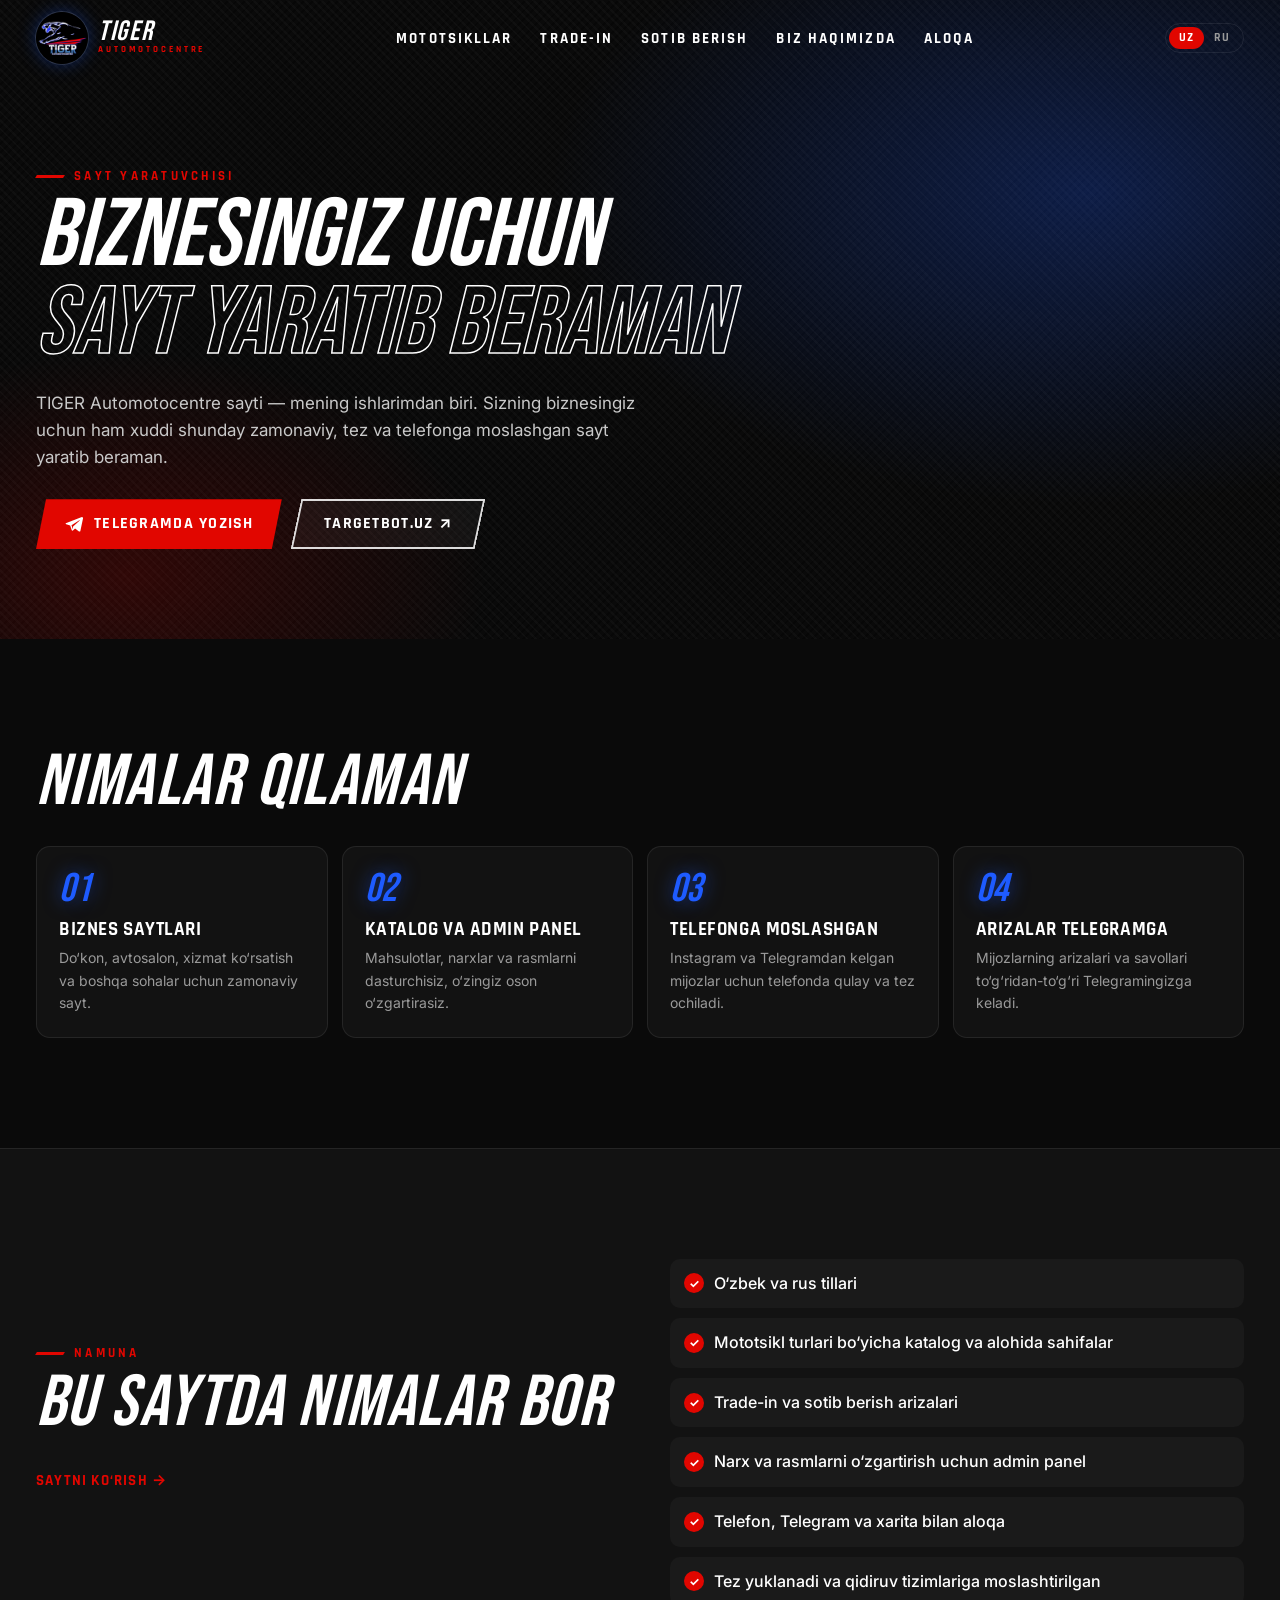
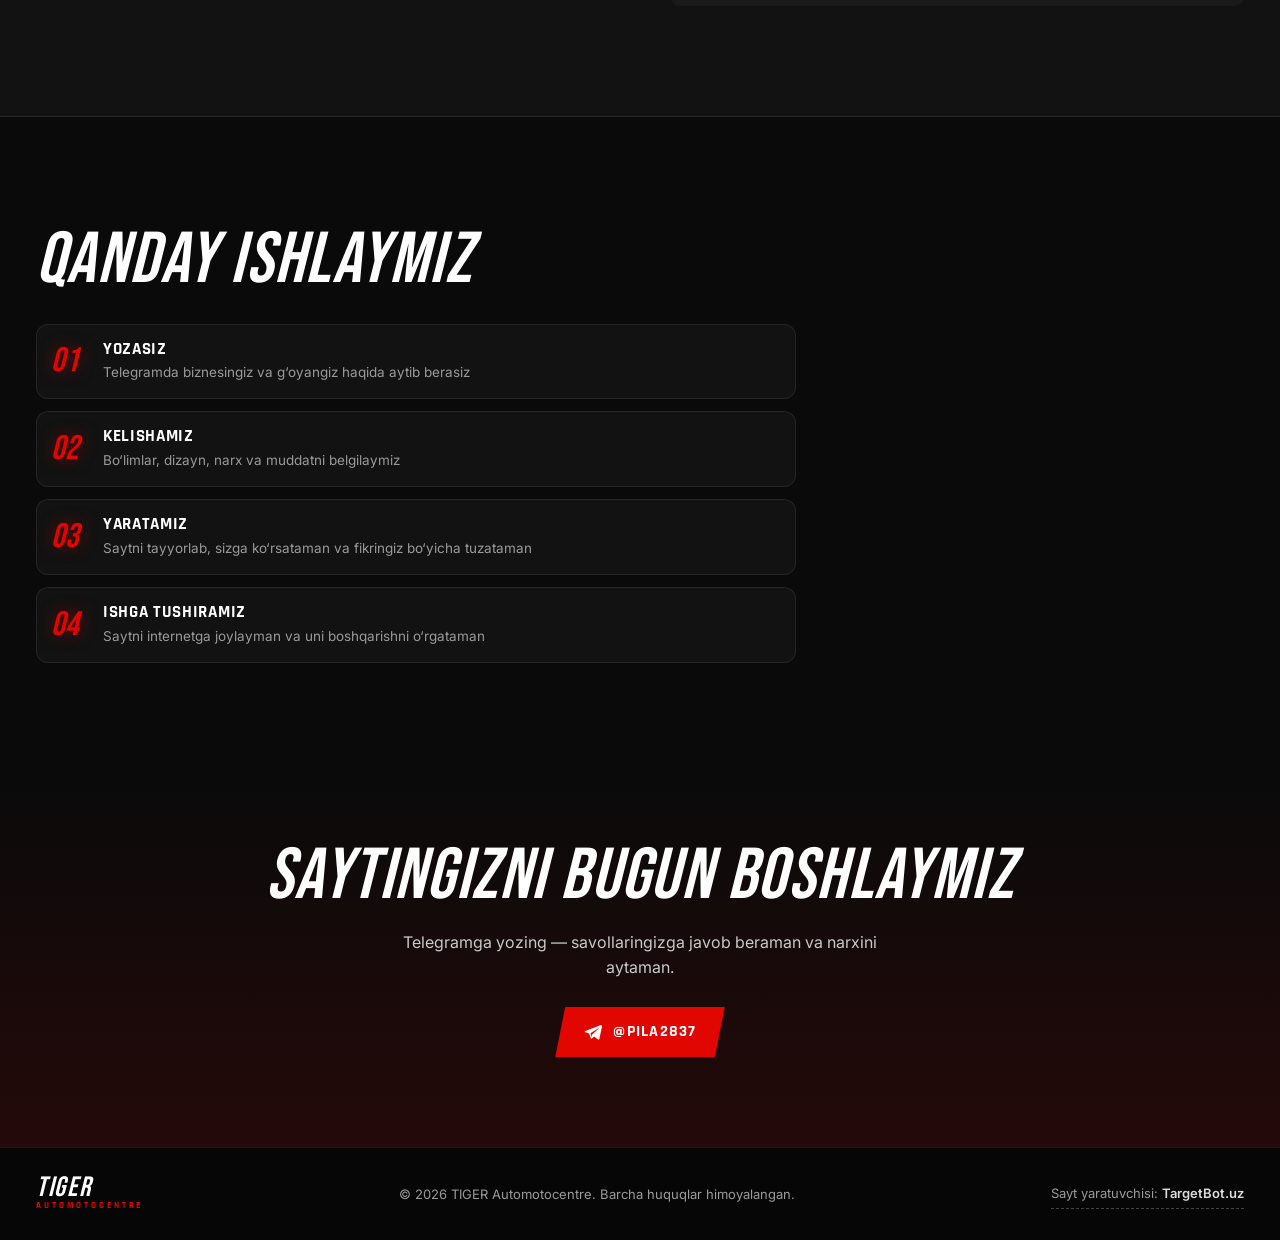
<file: developer.html>
<!DOCTYPE html>
<html lang="uz">
<head>
  <meta charset="UTF-8">
  <meta name="viewport" content="width=device-width, initial-scale=1.0">
  <title>Sayt yaratuvchisi — TIGER Automotocentre</title>
  <meta name="description" content="TIGER Automotocentre saytini yaratgan dasturchi: biznes saytlari, katalog va admin panel, telefonga moslashgan dizayn.">
  <meta name="theme-color" content="#0A0A0A">
  <link rel="icon" type="image/png" href="favicon.png">
  <link rel="apple-touch-icon" href="apple-touch-icon.png">
  <link rel="preconnect" href="https://fonts.googleapis.com">
  <link rel="preconnect" href="https://fonts.gstatic.com" crossorigin>
  <link href="https://fonts.googleapis.com/css2?family=Bebas+Neue&family=Rajdhani:wght@600;700&family=Inter:wght@400;500;600;700&display=swap" rel="stylesheet">
  <link rel="canonical" href="https://www.tigerautomotocentre.uz/developer.html">
  <meta property="og:type" content="website">
  <meta property="og:site_name" content="TIGER Automotocentre">
  <meta property="og:image" content="https://www.tigerautomotocentre.uz/img/site/og.jpg">
  <meta name="twitter:card" content="summary_large_image">
  <link rel="stylesheet" href="css/style.css">
</head>
<body class="page-dev">

<header class="header" id="header">
  <div class="container header__inner">
    <a href="index.html" class="logo" aria-label="TIGER Automotocentre">
      <img class="logo__img" src="img/site/logo-mark.png" alt="" width="46" height="46">
      <span class="logo__text">TIGER<small>AUTOMOTOCENTRE</small></span>
    </a>
    <nav class="nav" id="nav">
      <a href="category.html" data-i18n="nav.motos">Mototsikllar</a>
      <a href="index.html#tradein" data-i18n="nav.tradein">Trade-in</a>
      <a href="index.html#sell" data-i18n="nav.sell">Sotib berish</a>
      <a href="index.html#about" data-i18n="nav.about">Biz haqimizda</a>
      <a href="index.html#contacts" data-i18n="nav.contacts">Aloqa</a>
    </nav>
    <div class="header__right">
      <div class="lang" role="group" aria-label="Til">
        <button data-lang="uz" class="active">UZ</button><button data-lang="ru">RU</button>
      </div>
      <button class="burger" id="burger" aria-label="Menu"><span></span><span></span><span></span></button>
    </div>
  </div>
</header>

<main class="devp" id="devPage">
  <!-- 1. Kirish -->
  <section class="devp__hero">
    <div class="container">
      <p class="kicker" data-i18n="dev.page">Sayt yaratuvchisi</p>
      <h1 class="devp__title" data-i18n-html="devp.title">Biznesingiz uchun <em>sayt yaratib beraman</em></h1>
      <p class="devp__lead" data-i18n="devp.lead">TIGER Automotocentre sayti — mening ishlarimdan biri. Sizning biznesingiz uchun ham xuddi shunday zamonaviy, tez va telefonga moslashgan sayt yaratib beraman.</p>
      <div class="devp__cta">
        <a class="btn btn--red js-dev-tg" href="#" target="_blank" rel="noopener"><svg class="ico"><use href="#i-tg"/></svg><span data-i18n="dev.tg">Telegramda yozish</span></a>
        <a class="btn btn--outline js-dev-url" href="#" target="_blank" rel="noopener"><span class="js-dev-url-text">targetbot.uz</span></a>
      </div>
    </div>
  </section>

  <!-- 2. Xizmatlar -->
  <section class="section section--tight">
    <div class="container">
      <h2 class="section__title" data-i18n="devp.services">Nimalar qilaman</h2>
      <div class="devp__grid">
        <div class="devp__card reveal"><span class="devp__num">01</span><b data-i18n="devp.s1.t">Biznes saytlari</b><p data-i18n="devp.s1.d">Do‘kon, avtosalon, xizmat ko‘rsatish va boshqa sohalar uchun zamonaviy sayt.</p></div>
        <div class="devp__card reveal"><span class="devp__num">02</span><b data-i18n="devp.s2.t">Katalog va admin panel</b><p data-i18n="devp.s2.d">Mahsulotlar, narxlar va rasmlarni dasturchisiz, o‘zingiz oson o‘zgartirasiz.</p></div>
        <div class="devp__card reveal"><span class="devp__num">03</span><b data-i18n="devp.s3.t">Telefonga moslashgan</b><p data-i18n="devp.s3.d">Instagram va Telegramdan kelgan mijozlar uchun telefonda qulay va tez ochiladi.</p></div>
        <div class="devp__card reveal"><span class="devp__num">04</span><b data-i18n="devp.s4.t">Arizalar Telegramga</b><p data-i18n="devp.s4.d">Mijozlarning arizalari va savollari to‘g‘ridan-to‘g‘ri Telegramingizga keladi.</p></div>
      </div>
    </div>
  </section>

  <!-- 3. Namuna: shu sayt -->
  <section class="section section--tight devp__case">
    <div class="container devp__case-inner">
      <div class="reveal">
        <p class="kicker" data-i18n="devp.case.kicker">Namuna</p>
        <h2 class="section__title" data-i18n="devp.case.title">Bu saytda nimalar bor</h2>
        <a href="index.html" class="link-arrow" data-i18n="devp.case.link">Saytni ko‘rish →</a>
      </div>
      <ul class="devp__list reveal">
        <li data-i18n="devp.f1">O‘zbek va rus tillari</li>
        <li data-i18n="devp.f2">Mototsikl turlari bo‘yicha katalog va alohida sahifalar</li>
        <li data-i18n="devp.f3">Trade-in va sotib berish arizalari</li>
        <li data-i18n="devp.f4">Narx va rasmlarni o‘zgartirish uchun admin panel</li>
        <li data-i18n="devp.f5">Telefon, Telegram va xarita bilan aloqa</li>
        <li data-i18n="devp.f6">Tez yuklanadi va qidiruv tizimlariga moslashtirilgan</li>
      </ul>
    </div>
  </section>

  <!-- 4. Ish tartibi -->
  <section class="section section--tight">
    <div class="container">
      <h2 class="section__title" data-i18n="devp.steps">Qanday ishlaymiz</h2>
      <ol class="steps devp__steps">
        <li class="step reveal"><b data-i18n="devp.p1.t">Yozasiz</b><span data-i18n="devp.p1.d">Telegramda biznesingiz va g‘oyangiz haqida aytib berasiz</span></li>
        <li class="step reveal"><b data-i18n="devp.p2.t">Kelishamiz</b><span data-i18n="devp.p2.d">Bo‘limlar, dizayn, narx va muddatni belgilaymiz</span></li>
        <li class="step reveal"><b data-i18n="devp.p3.t">Yaratamiz</b><span data-i18n="devp.p3.d">Saytni tayyorlab, sizga ko‘rsataman va fikringiz bo‘yicha tuzataman</span></li>
        <li class="step reveal"><b data-i18n="devp.p4.t">Ishga tushiramiz</b><span data-i18n="devp.p4.d">Saytni internetga joylayman va uni boshqarishni o‘rgataman</span></li>
      </ol>
    </div>
  </section>

  <!-- 5. Yakuniy chaqiriq -->
  <section class="devp__final">
    <div class="container">
      <h2 class="section__title" data-i18n="devp.final">Saytingizni bugun boshlaymiz</h2>
      <p data-i18n="devp.final.d">Telegramga yozing — savollaringizga javob beraman va narxini aytaman.</p>
      <div class="devp__cta">
        <a class="btn btn--red js-dev-tg" href="#" target="_blank" rel="noopener"><svg class="ico"><use href="#i-tg"/></svg><span class="js-dev-tg-text">@pila2837</span></a>
        <a class="btn btn--outline js-dev-phone" href="#" hidden><svg class="ico"><use href="#i-phone"/></svg><span class="js-dev-phone-text"></span></a>
      </div>
    </div>
  </section>
</main>

<footer class="footer">
  <div class="container footer__inner">
    <span class="logo__text">TIGER<small>AUTOMOTOCENTRE</small></span>
    <p>© <span id="year"></span> TIGER Automotocentre. <span data-i18n="footer.rights">Barcha huquqlar himoyalangan.</span></p>
    <div class="dev" id="devCredit"></div>
  </div>
</footer>


<svg width="0" height="0" style="position:absolute" aria-hidden="true">
  <symbol id="i-tg" viewBox="0 0 24 24"><path fill="currentColor" d="M21.4 3.6 2.9 10.8c-1.3.5-1.2 1.2-.2 1.5l4.7 1.5 1.8 5.5c.2.6.4.8.9.8.4 0 .6-.2.9-.5l2.3-2.2 4.7 3.5c.9.5 1.5.2 1.7-.8l3.1-14.6c.3-1.3-.5-1.9-1.4-1.5zM9 13.5l9.4-5.9c.5-.3.9-.1.5.2l-8 7.3-.3 3.3z"/></symbol>
  <symbol id="i-phone" viewBox="0 0 24 24"><path fill="currentColor" d="M6.6 10.8a15 15 0 0 0 6.6 6.6l2.2-2.2c.3-.3.7-.4 1-.2 1.1.4 2.3.6 3.6.6.6 0 1 .4 1 1V20c0 .6-.4 1-1 1A17 17 0 0 1 3 4c0-.6.4-1 1-1h3.5c.6 0 1 .4 1 1 0 1.3.2 2.5.6 3.6.1.3 0 .7-.2 1z"/></symbol>
  <symbol id="i-cal" viewBox="0 0 24 24"><g fill="none" stroke="currentColor" stroke-width="2"><rect x="3" y="5" width="18" height="16" rx="2"/><path d="M3 10h18M8 3v4M16 3v4"/></g></symbol>
</svg>

<script src="js/data.js"></script>
<script src="js/i18n.js"></script>
<script src="js/app.js"></script>
</body>
</html>
</file>
<file: css/style.css>
/* =====================================================================
   TIGER Automotocentre — dizayn (mobile-first)
   ===================================================================== */
:root {
  --bg: #0A0A0A;
  --bg-2: #121212;
  --bg-3: #1a1a1a;
  --line: rgba(255,255,255,.08);
  --red: #E10600;
  --red-2: #ff2a1f;
  --blue: #1E5BFF;
  --text: #fff;
  --muted: #9a9a9a;
  --green: #18c964;
  --yellow: #ffc400;
  --radius: 14px;
  --head: "Bebas Neue", "Rajdhani", Impact, sans-serif;
  --sub: "Rajdhani", "Inter", sans-serif;
  --body: "Inter", system-ui, sans-serif;
  --carbon:
    repeating-linear-gradient(45deg, rgba(255,255,255,.025) 0 2px, transparent 2px 6px),
    repeating-linear-gradient(-45deg, rgba(0,0,0,.35) 0 2px, transparent 2px 6px);
}

*, *::before, *::after { box-sizing: border-box; margin: 0; padding: 0; }
[hidden] { display: none !important; }
html { scroll-behavior: smooth; scroll-padding-top: 72px; -webkit-text-size-adjust: 100%; }
body { background: var(--bg); color: var(--text); font: 400 15px/1.6 var(--body); overflow-x: hidden; }
body.no-scroll { overflow: hidden; }
img { max-width: 100%; display: block; }
a { color: inherit; text-decoration: none; }
button, input, select { font: inherit; color: inherit; }
button { cursor: pointer; background: none; border: 0; }
.container { width: 100%; max-width: 1240px; margin: 0 auto; padding: 0 16px; }
.ico { width: 20px; height: 20px; flex: none; fill: currentColor; }

/* ---------- Tipografiya ---------- */
.kicker {
  font: 700 13px/1 var(--sub); letter-spacing: .25em; text-transform: uppercase; color: var(--red);
  display: flex; align-items: center; gap: 10px; margin-bottom: 10px;
}
.kicker::before { content: ""; width: 28px; height: 3px; background: var(--red); transform: skewX(-30deg); }
.section__title {
  font: 400 clamp(40px, 9vw, 72px)/.95 var(--head); letter-spacing: .02em; font-style: italic;
  text-transform: uppercase; margin-bottom: 28px;
}

/* ---------- Tugmalar ---------- */
.btn {
  --skew: -12deg;
  position: relative; display: inline-flex; align-items: center; justify-content: center; gap: 10px;
  padding: 15px 28px; font: 700 16px/1 var(--sub); letter-spacing: .08em; text-transform: uppercase;
  clip-path: polygon(10px 0, 100% 0, calc(100% - 10px) 100%, 0 100%);
  transition: transform .25s, box-shadow .25s, background .25s, color .25s;
  white-space: nowrap;
}
.btn--red { background: var(--red); color: #fff; box-shadow: 0 0 0 rgba(225,6,0,0); }
.btn--red:hover { background: var(--red-2); transform: translateY(-2px); filter: drop-shadow(0 8px 22px rgba(225,6,0,.55)); }
.btn--blue { background: var(--blue); }
.btn--blue:hover { transform: translateY(-2px); filter: drop-shadow(0 8px 22px rgba(30,91,255,.5)); }
.btn--outline { color: #fff; background: rgba(255,255,255,.04); box-shadow: inset 0 0 0 2px rgba(255,255,255,.85); clip-path: none; transform: skewX(var(--skew)); }
.btn--outline > * { transform: skewX(calc(var(--skew) * -1)); }
.btn--outline:hover { background: #fff; color: #000; }
.btn--ghost { background: rgba(255,255,255,.06); }
.btn--ghost:hover { background: var(--red); }
.btn--sm { padding: 10px 16px; font-size: 14px; }
.btn--block { width: 100%; }
.link-btn { color: var(--muted); text-decoration: underline; text-underline-offset: 3px; font-size: 14px; }
.link-btn:hover { color: #fff; }
.round-btn {
  width: 46px; height: 46px; border-radius: 50%; border: 1px solid var(--line); font-size: 26px; line-height: 1;
  background: var(--bg-3); transition: background .2s, border-color .2s;
}
.round-btn:hover { background: var(--red); border-color: var(--red); }

/* ---------- Header ---------- */
.header { position: fixed; inset: 0 0 auto; z-index: 50; transition: background .3s, box-shadow .3s; }
.header.is-scrolled, .header.is-solid {
  background: rgba(10,10,10,.82); backdrop-filter: blur(14px); -webkit-backdrop-filter: blur(14px);
  box-shadow: 0 1px 0 var(--line);
}
.header__inner { height: 64px; display: flex; align-items: center; justify-content: space-between; gap: 16px; }
.logo { display: flex; align-items: center; gap: 10px; }
.logo__mark svg { width: 38px; height: 38px; filter: drop-shadow(0 0 10px rgba(30,91,255,.5)); }
.logo__text { font: 400 28px/.85 var(--head); letter-spacing: .06em; font-style: italic; display: flex; flex-direction: column; }
.logo__text small { font: 700 9px/1.4 var(--sub); letter-spacing: .32em; color: var(--red); font-style: normal; }
.header__right { display: flex; align-items: center; gap: 12px; }
.lang { display: flex; border: 1px solid var(--line); border-radius: 30px; padding: 3px; }
.lang button { padding: 5px 10px; border-radius: 30px; font: 700 12px/1 var(--sub); letter-spacing: .08em; color: var(--muted); }
.lang button.active { background: var(--red); color: #fff; }

.burger { width: 40px; height: 40px; display: flex; flex-direction: column; justify-content: center; align-items: center; gap: 5px; }
.burger span { width: 22px; height: 2px; background: #fff; transition: transform .3s, opacity .3s; }
.burger.open span:nth-child(1) { transform: translateY(7px) rotate(45deg); }
.burger.open span:nth-child(2) { opacity: 0; }
.burger.open span:nth-child(3) { transform: translateY(-7px) rotate(-45deg); }

.nav {
  position: fixed; inset: 64px 0 0; background: rgba(10,10,10,.97); backdrop-filter: blur(10px);
  display: flex; flex-direction: column; padding: 32px 24px; gap: 6px;
  transform: translateX(100%); transition: transform .4s cubic-bezier(.7,0,.2,1);
}
.nav.open { transform: none; }
.nav a { font: 400 40px/1.3 var(--head); font-style: italic; letter-spacing: .03em; border-bottom: 1px solid var(--line); padding: 8px 0; }
.nav a:hover { color: var(--red); }

/* ---------- Reveal animatsiya ---------- */
.reveal { opacity: 0; transform: translateY(28px); transition: opacity .8s ease, transform .8s cubic-bezier(.2,.7,.2,1); }
.reveal.is-in { opacity: 1; transform: none; }
@media (prefers-reduced-motion: reduce) {
  html { scroll-behavior: auto; }
  .reveal { opacity: 1; transform: none; transition: none; }
  *, *::before, *::after { animation: none !important; }
}

/* ---------- 1. HERO ---------- */
.hero { position: relative; min-height: 100svh; display: flex; align-items: flex-end; overflow: hidden; padding: 96px 0 72px; isolation: isolate; }
.hero__bg { position: absolute; inset: 0; z-index: -2; background: var(--carbon), radial-gradient(120% 80% at 70% 30%, #1d1d1d 0%, #0A0A0A 60%); }
.hero__glow {
  position: absolute; inset: 0;
  background:
    radial-gradient(50% 40% at 70% 45%, rgba(225,6,0,.35), transparent 70%),
    radial-gradient(35% 30% at 20% 20%, rgba(30,91,255,.22), transparent 70%);
  animation: pulse 6s ease-in-out infinite alternate;
}
@keyframes pulse { to { opacity: .6; transform: scale(1.05); } }
.hero__speed {
  position: absolute; inset: 0; opacity: .5;
  background: repeating-linear-gradient(-12deg, transparent 0 46px, rgba(255,255,255,.05) 46px 47px, transparent 47px 120px);
  animation: speed 2.5s linear infinite;
}
@keyframes speed { to { background-position: -400px 0; } }
.hero__floor { position: absolute; left: 0; right: 0; bottom: 0; height: 38%; background: linear-gradient(to bottom, transparent, rgba(0,0,0,.9)), linear-gradient(to bottom, #151515, #050505); transform-origin: bottom; }
.hero__neon {
  position: absolute; left: -10%; right: -10%; top: 58%; height: 4px; background: var(--red);
  box-shadow: 0 0 12px var(--red), 0 0 40px var(--red), 0 0 90px rgba(225,6,0,.8); transform: rotate(-4deg);
}
.hero__neon::after { content: ""; position: absolute; left: 30%; right: 0; top: 26px; height: 2px; background: var(--blue); box-shadow: 0 0 12px var(--blue), 0 0 40px var(--blue); }

.hero__media { position: absolute; inset: 0; z-index: -1; display: flex; align-items: center; justify-content: center; }
.hero__media video { width: 100%; height: 100%; object-fit: cover; opacity: .55; }
.hero__bike { width: min(115vw, 900px); margin-top: -18vh; animation: bikeIn 1.4s cubic-bezier(.2,.7,.2,1) both; }
.hero__bike .bike-art { width: 100%; height: auto; filter: drop-shadow(0 30px 40px rgba(0,0,0,.8)) drop-shadow(0 0 60px rgba(225,6,0,.25)); }
.bike-art--reflect { transform: scaleY(-1); margin-top: -12%; opacity: .18; -webkit-mask-image: linear-gradient(to top, #000, transparent 55%); mask-image: linear-gradient(to top, #000, transparent 55%); filter: blur(2px) !important; }
@keyframes bikeIn { from { opacity: 0; transform: translateX(25%); } }

.hero::after { content: ""; position: absolute; inset: 0; z-index: -1; background: linear-gradient(to top, var(--bg) 2%, rgba(10,10,10,.55) 45%, transparent 75%); }
.hero__content { position: relative; }
.hero__title { font: 400 clamp(46px, 13vw, 116px)/.9 var(--head); font-style: italic; text-transform: uppercase; letter-spacing: .01em; margin-bottom: 16px; text-shadow: 0 6px 40px rgba(0,0,0,.6); }
.hero__title em { display: block; font-style: italic; color: transparent; -webkit-text-stroke: 1.5px #fff; }
.hero__sub { font: 600 clamp(16px, 4vw, 21px)/1.4 var(--sub); letter-spacing: .06em; color: #d6d6d6; margin-bottom: 28px; }
.hero__cta { display: flex; flex-direction: column; gap: 14px; }
.hero__scroll { display: none; }

/* ---------- 2. AFZALLIKLAR ---------- */
.adv { position: relative; background: var(--red); clip-path: polygon(0 18px, 100% 0, 100% calc(100% - 18px), 0 100%); margin-top: -10px; padding: 34px 0; }
.adv::before { content: ""; position: absolute; inset: 0; background: var(--carbon); opacity: .6; }
.adv__grid { position: relative; display: grid; grid-template-columns: 1fr 1fr; gap: 20px 14px; }
.adv__item { display: flex; align-items: center; gap: 12px; }
.adv__ico { width: 40px; height: 40px; flex: none; fill: none; stroke: #fff; stroke-width: 1.8; stroke-linecap: round; stroke-linejoin: round; }
.adv__item b { display: block; font: 400 22px/1 var(--head); letter-spacing: .04em; font-style: italic; text-transform: uppercase; }
.adv__item span { font-size: 12.5px; line-height: 1.3; opacity: .9; display: block; }

/* ---------- Bo'limlar ---------- */
.section { padding: 72px 0; position: relative; }

/* ---------- 3. MOTOTSIKL TURLARI ---------- */
.types__grid { display: grid; grid-template-columns: 1fr 1fr; gap: 14px; }
.type-tile {
  position: relative; display: flex; flex-direction: column; overflow: hidden; border-radius: var(--radius);
  background: radial-gradient(80% 70% at 50% 40%, color-mix(in srgb, var(--c) 30%, transparent), transparent 70%), var(--bg-2);
  border: 1px solid var(--line); transition: transform .35s, border-color .35s;
}
.type-tile:hover { transform: translateY(-5px); border-color: var(--c); }
.type-tile__art { aspect-ratio: 16 / 10; display: flex; align-items: center; justify-content: center; padding: 8% 6% 0; }
.type-tile__art .bike-art, .type-tile__art img { width: 100%; height: auto; transition: transform .6s cubic-bezier(.2,.7,.2,1); }
.type-tile:hover .type-tile__art .bike-art, .type-tile:hover .type-tile__art img { transform: scale(1.07) translateX(3%); }
.type-tile__body { padding: 6px 16px 16px; }
.type-tile h3 { font: 400 clamp(28px, 7vw, 44px)/1 var(--head); font-style: italic; text-transform: uppercase; letter-spacing: .02em; }
.type-tile__body span { color: var(--muted); font-size: 13px; }
.type-tile__arrow { position: absolute; right: 14px; bottom: 14px; width: 36px; height: 36px; display: grid; place-items: center; border-radius: 50%; background: var(--red); font-weight: 700; transition: transform .3s; }
.type-tile:hover .type-tile__arrow { transform: translateX(4px); }

.link-arrow { color: var(--red); font: 700 15px/1 var(--sub); letter-spacing: .08em; text-transform: uppercase; margin-bottom: 30px; white-space: nowrap; }
.link-arrow:hover { color: #fff; }

/* ---------- Mototsikl kartochkasi (soddalashtirilgan) ---------- */
.mgrid { display: grid; grid-template-columns: 1fr 1fr; gap: 28px 14px; }
.empty { grid-column: 1 / -1; text-align: center; padding: 60px 0; color: var(--muted); }
.mcard { display: flex; flex-direction: column; align-items: center; text-align: center; }
.mcard__img { position: relative; width: 100%; aspect-ratio: 4 / 3; border-radius: var(--radius); overflow: hidden; }
.mcard__img > img, .mcard__img > .art-wrap { width: 100%; height: 100%; object-fit: cover; transition: transform .6s cubic-bezier(.2,.7,.2,1); }
.mcard:hover .mcard__img > img, .mcard:hover .mcard__img > .art-wrap { transform: scale(1.08); }
.mcard__img .badge { font-size: 10px; padding: 5px 9px 5px 19px; left: 8px; top: 8px; }
.mcard__img .badge::before { left: 8px; width: 6px; height: 6px; margin-top: -3px; }
.mcard__name { font: 700 clamp(16px, 4.2vw, 20px)/1.2 var(--sub); letter-spacing: .02em; margin-top: 14px; }
.mcard__line { width: 64px; height: 3px; background: var(--red); margin: 10px 0 8px; transition: width .35s; }
.mcard:hover .mcard__line { width: 100px; }
.mcard__meta { color: var(--muted); font-size: 12px; }
.mcard__price { font: 400 clamp(24px, 6vw, 30px)/1.1 var(--head); color: var(--red); letter-spacing: .02em; margin-top: 4px; }
.mcard.is-sold .mcard__img { filter: grayscale(.7) brightness(.7); }
.mcard.is-sold .mcard__price { color: var(--muted); text-decoration: line-through; }

/* ---------- TUR SAHIFASI ---------- */
.banner {
  position: relative; min-height: 300px; display: flex; align-items: flex-end; overflow: hidden; padding: 100px 0 40px;
  background: radial-gradient(60% 80% at 75% 50%, color-mix(in srgb, var(--c, #E10600) 40%, transparent), transparent 70%), var(--carbon), #0d0d0d;
}
.banner::after { content: ""; position: absolute; inset: 0; background: linear-gradient(90deg, rgba(10,10,10,.85) 10%, transparent 70%); }
.banner__art { position: absolute; right: -12%; bottom: -6%; width: 85%; max-width: 760px; opacity: .85; }
.banner__art .bike-art, .banner__art img { width: 100%; height: auto; }
.banner__art img { position: absolute; inset: 0; width: 100%; height: 100%; object-fit: cover; }
.banner__content { position: relative; z-index: 1; }
.banner__title { font: 400 clamp(52px, 13vw, 110px)/.9 var(--head); font-style: italic; text-transform: uppercase; letter-spacing: .02em; }
.banner__line { display: block; width: 100%; max-width: 320px; height: 5px; margin-top: 16px; background: var(--red); box-shadow: 0 0 20px rgba(225,6,0,.6); }

.tabs { position: sticky; top: 64px; z-index: 30; background: #000; border-bottom: 1px solid var(--line); }
.tabs__inner { display: flex; gap: 28px; overflow-x: auto; scrollbar-width: none; }
.tabs__inner::-webkit-scrollbar { display: none; }
.tab { position: relative; padding: 18px 0; font: 700 16px/1 var(--sub); letter-spacing: .05em; color: #ddd; white-space: nowrap; transition: color .2s; }
.tab::after { content: ""; position: absolute; left: 0; right: 0; bottom: 0; height: 4px; background: var(--red); transform: scaleX(0); transition: transform .3s; }
.tab:hover { color: #fff; }
.tab.active { color: var(--red); }
.tab.active::after { transform: none; }
.section--tight { padding: 40px 0 60px; }
.cat-about { background: var(--bg-2); padding: 40px 0 60px; border-top: 1px solid var(--line); }
.cat-about p { max-width: 720px; color: #c9c9c9; font-size: 16px; }

/* Rasm o'rnidagi chizma */
.art-wrap { display: flex; align-items: center; justify-content: center; padding: 6% 8%; background: radial-gradient(70% 60% at 50% 60%, color-mix(in srgb, var(--c, #E10600) 35%, transparent), transparent 70%), var(--carbon), #0d0d0d; }
.art-wrap .bike-art { width: 100%; height: auto; filter: drop-shadow(0 14px 18px rgba(0,0,0,.8)); }

/* Status belgisi */
.badge { position: absolute; left: 12px; top: 12px; z-index: 2; padding: 6px 12px 6px 22px; border-radius: 30px; font: 700 12px/1 var(--sub); letter-spacing: .08em; text-transform: uppercase; background: rgba(0,0,0,.65); backdrop-filter: blur(6px); }
.badge::before { content: ""; position: absolute; left: 10px; top: 50%; width: 7px; height: 7px; margin-top: -3.5px; border-radius: 50%; background: currentColor; box-shadow: 0 0 8px currentColor; }
.badge--sale { color: var(--green); }
.badge--reserved { color: var(--yellow); }
.badge--sold { color: #ff3b30; }
.specs .badge { position: static; display: inline-block; }

/* ---------- 5. TRADE-IN ---------- */
.tradein { background: var(--carbon), linear-gradient(135deg, #0d1530 0%, #0A0A0A 55%); clip-path: polygon(0 0, 100% 40px, 100% 100%, 0 calc(100% - 40px)); padding: 110px 0; }
.tradein__inner { display: grid; gap: 32px; }
.tradein__text p:not(.kicker) { color: #c9c9c9; font-size: 16px; max-width: 460px; }
.tradein__arrows { display: flex; align-items: center; gap: 14px; margin-top: 26px; font: 400 34px/1 var(--head); font-style: italic; }
.tradein__arrows span:first-child { color: var(--muted); }
.tradein__arrows svg { width: 70px; }
.form { display: grid; gap: 14px; padding: 22px; background: rgba(18,18,18,.85); border: 1px solid var(--line); border-radius: var(--radius); backdrop-filter: blur(10px); }
.form__row { display: grid; grid-template-columns: 1fr 1fr; gap: 12px; }
.upload { display: flex; align-items: center; gap: 14px; padding: 16px; border: 1.5px dashed #444; border-radius: 10px; cursor: pointer; transition: border-color .2s, background .2s; }
.upload:hover { border-color: var(--blue); background: rgba(30,91,255,.06); }
.upload input { position: absolute; width: 1px; height: 1px; opacity: 0; }
.upload .ico { width: 28px; height: 28px; color: var(--blue); fill: none; }
.upload b { display: block; font: 700 15px/1.2 var(--sub); letter-spacing: .05em; text-transform: uppercase; }
.upload small { color: var(--muted); font-size: 12px; }
.upload__preview { display: flex; gap: 8px; flex-wrap: wrap; }
.upload__preview:empty { display: none; }
.upload__preview img { width: 64px; height: 64px; object-fit: cover; border-radius: 8px; border: 1px solid var(--line); }
.form__ok { color: var(--green); font-weight: 600; text-align: center; }

/* ---------- Forma maydonlari ---------- */
.field { display: flex; flex-direction: column; gap: 6px; }
.field > span { font: 700 12px/1 var(--sub); letter-spacing: .14em; text-transform: uppercase; color: var(--muted); }
.field select, .field input {
  width: 100%; padding: 13px 14px; background: var(--bg-3); border: 1px solid var(--line); border-radius: 10px;
  outline: none; transition: border-color .2s, box-shadow .2s; appearance: none; -webkit-appearance: none;
}
.field input::placeholder { color: #666; }
.field select:focus, .field input:focus { border-color: var(--red); box-shadow: 0 0 0 3px rgba(225,6,0,.2); }

/* ---------- SOTIB BERISH XIZMATI ---------- */
.sell__inner { display: grid; gap: 32px; }
.sell__lead { color: #c9c9c9; font-size: 16px; max-width: 480px; margin-bottom: 26px; }
.steps { list-style: none; counter-reset: step; display: grid; gap: 12px; }
.step { counter-increment: step; position: relative; padding: 14px 16px 14px 66px; background: var(--bg-2); border: 1px solid var(--line); border-radius: 12px; transition: border-color .3s, transform .3s; }
.step:hover { border-color: rgba(225,6,0,.5); transform: translateX(4px); }
.step::before {
  content: "0" counter(step); position: absolute; left: 14px; top: 50%; transform: translateY(-50%);
  font: 400 34px/1 var(--head); font-style: italic; color: var(--red); text-shadow: 0 0 16px rgba(225,6,0,.5);
}
.step b { display: block; font: 700 17px/1.2 var(--sub); letter-spacing: .04em; text-transform: uppercase; }
.step span { color: var(--muted); font-size: 13.5px; }

/* ---------- 6. SOTILGANLAR ---------- */
.section__head--row { display: flex; justify-content: space-between; align-items: flex-end; gap: 16px; }
.carousel__nav { display: none; gap: 10px; margin-bottom: 28px; }
.carousel { display: flex; gap: 20px; overflow-x: auto; scroll-snap-type: x mandatory; padding-bottom: 12px; margin: 0 -16px; padding-inline: 16px; scrollbar-width: none; }
.carousel::-webkit-scrollbar { display: none; }
.sold-card { flex: 0 0 82%; scroll-snap-align: start; background: var(--bg-2); border: 1px solid var(--line); border-radius: var(--radius); overflow: hidden; }
.sold-card__media { position: relative; aspect-ratio: 16 / 10; display: flex; align-items: center; justify-content: center; padding: 8%; background: radial-gradient(60% 60% at 50% 60%, color-mix(in srgb, var(--c) 35%, transparent), transparent 70%), var(--carbon), #0d0d0d; }
.sold-card__media img { position: absolute; inset: 0; width: 100%; height: 100%; object-fit: cover; }
.sold-card__media .bike-art { width: 100%; }
.sold-card figcaption { padding: 18px; }
.sold-card h3 { font: 400 26px/1 var(--head); font-style: italic; margin-bottom: 10px; }
.sold-card blockquote { color: #cfcfcf; font-size: 14px; }
.sold-card__owner { margin-top: 10px; color: var(--red); font: 700 14px var(--sub); letter-spacing: .05em; }

/* ---------- 7. BIZ HAQIMIZDA ---------- */
.about { background: var(--bg-2); }
.about__inner { display: grid; gap: 32px; }
.about__photo {
  position: relative; aspect-ratio: 4 / 5; border-radius: var(--radius); overflow: hidden;
  background: center / cover no-repeat; border: 1px solid var(--line);
}
.about__photo.is-placeholder {
  background:
    radial-gradient(28% 22% at 50% 34%, #2a2a2a 98%, transparent 100%),
    radial-gradient(48% 38% at 50% 92%, #222 98%, transparent 100%),
    linear-gradient(170deg, rgba(225,6,0,.35), transparent 40%),
    var(--carbon), #111;
}
.about__photo::after { content: ""; position: absolute; left: -10%; right: -10%; bottom: 28%; height: 3px; background: var(--red); box-shadow: 0 0 20px var(--red), 0 0 50px var(--red); transform: rotate(-6deg); }
.about__badge { position: absolute; left: 16px; bottom: 16px; z-index: 2; padding: 12px 16px; background: rgba(0,0,0,.7); backdrop-filter: blur(8px); border-left: 3px solid var(--red); }
.about__badge b { display: block; font: 400 26px/1 var(--head); font-style: italic; letter-spacing: .03em; }
.about__badge span { font-size: 12px; color: var(--muted); text-transform: uppercase; letter-spacing: .12em; }
.about__text > p:not(.kicker) { color: #c9c9c9; margin-bottom: 14px; font-size: 16px; }
.stats { display: grid; grid-template-columns: repeat(3, 1fr); gap: 10px; margin-top: 26px; }
.stat { padding: 16px 10px; background: var(--bg-3); border: 1px solid var(--line); border-radius: 12px; text-align: center; position: relative; overflow: hidden; }
.stat::before { content: ""; position: absolute; left: 0; right: 0; top: 0; height: 3px; background: linear-gradient(90deg, var(--red), var(--blue)); }
.stat b { display: block; font: 400 clamp(28px, 8vw, 46px)/1 var(--head); color: #fff; }
.stat span { font-size: 11px; line-height: 1.3; color: var(--muted); display: block; margin-top: 6px; }

/* ---------- 8. VIDEOLAR ---------- */
.videos__grid { display: grid; gap: 18px; }
.video { position: relative; aspect-ratio: 16 / 9; border-radius: var(--radius); overflow: hidden; background: #111; border: 1px solid var(--line); cursor: pointer; }
.video img, .video iframe { position: absolute; inset: 0; width: 100%; height: 100%; object-fit: cover; border: 0; }
.video__ph { position: absolute; inset: 0; display: flex; align-items: center; justify-content: center; padding: 10% 18%; background: var(--carbon), #0e0e0e; }
.video__ph .bike-art { width: 100%; opacity: .55; }
.video::after { content: ""; position: absolute; inset: 0; background: linear-gradient(transparent 40%, rgba(0,0,0,.85)); pointer-events: none; }
.video:has(iframe)::after { display: none; }
.video__play { position: absolute; left: 50%; top: 45%; z-index: 2; width: 68px; height: 68px; margin: -34px 0 0 -34px; border-radius: 50%; background: var(--red); box-shadow: 0 0 0 10px rgba(225,6,0,.25), 0 0 40px rgba(225,6,0,.6); transition: transform .25s; }
.video__play span { position: absolute; left: 27px; top: 22px; border: 12px solid transparent; border-left: 18px solid #fff; border-right: 0; }
.video:hover .video__play { transform: scale(1.1); }
.video__title { position: absolute; left: 16px; right: 16px; bottom: 12px; z-index: 2; font: 700 17px/1.2 var(--sub); letter-spacing: .03em; }
.video__title small { color: var(--muted); font-weight: 600; }

/* ---------- 9. ALOQA ---------- */
.contacts__inner { display: grid; gap: 28px; }
.contacts__list { list-style: none; display: grid; gap: 14px; margin-bottom: 24px; }
.contacts__list li { padding: 14px 16px; background: var(--bg-2); border: 1px solid var(--line); border-left: 3px solid var(--red); border-radius: 0 10px 10px 0; }
.contacts__list small { display: block; color: var(--muted); font-size: 11px; text-transform: uppercase; letter-spacing: .14em; }
.contacts__list b, .contacts__list a { font: 700 19px/1.3 var(--sub); letter-spacing: .02em; }
.socials { display: flex; gap: 12px; }
.social { width: 50px; height: 50px; display: grid; place-items: center; border-radius: 12px; background: var(--bg-3); border: 1px solid var(--line); transition: .25s; }
.social .ico { width: 22px; height: 22px; }
.social:hover { background: var(--red); border-color: var(--red); transform: translateY(-3px); }
.map { position: relative; min-height: 320px; border-radius: var(--radius); overflow: hidden; border: 1px solid var(--line); background: var(--carbon), #111; }
.map iframe { position: absolute; inset: 0; width: 100%; height: 100%; border: 0; filter: invert(.92) hue-rotate(180deg) saturate(.6) contrast(.9); }

/* Kontaktlardagi "Sayt yaratuvchisi" tugmasi */
.social--dev { width: auto; padding: 0 16px; gap: 8px; display: inline-flex; align-items: center; font: 700 14px/1 var(--sub); letter-spacing: .06em; text-transform: uppercase; color: #ddd; border-color: rgba(30,91,255,.45); background: rgba(30,91,255,.1); }
.social--dev:hover { background: var(--blue); border-color: var(--blue); color: #fff; }
.socials { flex-wrap: wrap; }

/* ---------- Footer ---------- */
.footer { border-top: 1px solid var(--line); padding: 28px 0 100px; background: #060606; }
.footer__inner { display: flex; flex-direction: column; gap: 14px; align-items: flex-start; }
.footer p { color: var(--muted); font-size: 13px; }

/* Sayt yaratuvchisi */
.dev { position: relative; }
.dev__link { color: var(--muted); font-size: 13px; padding: 4px 0; border-bottom: 1px dashed #444; transition: color .2s, border-color .2s; }
.dev__link b { color: #ddd; font-weight: 600; }
.dev__link:hover, .dev__link[aria-expanded="true"] { color: #fff; border-color: var(--red); }
.dev__card {
  position: absolute; left: 0; bottom: calc(100% + 12px); z-index: 45; width: min(340px, calc(100vw - 32px));
  padding: 18px; background: var(--bg-3); border: 1px solid var(--line); border-top: 3px solid var(--red);
  border-radius: 12px; box-shadow: 0 20px 50px rgba(0,0,0,.7); animation: devIn .25s ease;
}
@keyframes devIn { from { opacity: 0; transform: translateY(8px); } }
.dev__title { font: 400 26px/1 var(--head); font-style: italic; letter-spacing: .02em; margin-bottom: 8px; }
.dev__text { color: #c9c9c9; font-size: 13.5px; margin-bottom: 14px; }
.dev__btns { display: flex; flex-wrap: wrap; gap: 8px; }
.dev__btns .btn { padding: 10px 14px; font-size: 13px; }
.dev__btns .ico { width: 16px; height: 16px; }

.dev__more { display: inline-block; margin-top: 12px; color: var(--muted); font-size: 13px; text-decoration: underline; text-underline-offset: 3px; }
.dev__more:hover { color: #fff; }

/* ---------- SAYT YARATUVCHISI SAHIFASI ---------- */
.devp__hero { position: relative; padding: 130px 0 60px; overflow: hidden; background: radial-gradient(60% 70% at 85% 30%, rgba(30,91,255,.25), transparent 70%), radial-gradient(40% 50% at 10% 90%, rgba(225,6,0,.18), transparent 70%), var(--carbon), var(--bg); }
.devp__title { font: 400 clamp(46px, 11vw, 96px)/.92 var(--head); font-style: italic; text-transform: uppercase; max-width: 900px; margin-bottom: 20px; }
.devp__title em { display: block; color: transparent; -webkit-text-stroke: 1.5px #fff; }
.devp__lead { color: #c9c9c9; font-size: 17px; max-width: 620px; margin-bottom: 28px; }
.devp__cta { display: flex; flex-wrap: wrap; gap: 14px; }
.devp__grid { display: grid; gap: 14px; }
.devp__card { position: relative; padding: 22px; background: var(--bg-2); border: 1px solid var(--line); border-radius: var(--radius); transition: border-color .3s, transform .3s; }
.devp__card:hover { border-color: rgba(30,91,255,.6); transform: translateY(-4px); }
.devp__num { font: 400 40px/1 var(--head); font-style: italic; color: var(--blue); text-shadow: 0 0 18px rgba(30,91,255,.5); }
.devp__card b { display: block; font: 700 19px/1.2 var(--sub); letter-spacing: .03em; text-transform: uppercase; margin: 10px 0 6px; }
.devp__card p { color: var(--muted); font-size: 14px; }
.devp__case { background: var(--bg-2); border-block: 1px solid var(--line); }
.devp__case-inner { display: grid; gap: 24px; }
.devp__list { list-style: none; display: grid; gap: 10px; }
.devp__list li { position: relative; padding: 12px 14px 12px 44px; background: var(--bg-3); border-radius: 10px; font-weight: 500; }
.devp__list li::before { content: "✓"; position: absolute; left: 14px; top: 50%; transform: translateY(-50%); width: 20px; height: 20px; display: grid; place-items: center; border-radius: 50%; background: var(--red); font-size: 12px; font-weight: 700; }
.devp__steps { max-width: 760px; }
.devp__final { padding: 70px 0 90px; text-align: center; background: linear-gradient(180deg, transparent, rgba(225,6,0,.12)); }
.devp__final p { color: #c9c9c9; margin: -10px auto 26px; max-width: 520px; }
.devp__final .devp__cta { justify-content: center; }

/* ---------- 10. Suzuvchi tugmalar (mobil) ---------- */
.fab { position: fixed; right: 16px; bottom: 16px; z-index: 40; display: flex; flex-direction: column; gap: 12px; }
.fab__btn { width: 56px; height: 56px; border-radius: 50%; display: grid; place-items: center; color: #fff; box-shadow: 0 10px 25px rgba(0,0,0,.5); transition: transform .2s; }
.fab__btn .ico { width: 26px; height: 26px; }
.fab__btn--tg { background: #229ED9; }
.fab__btn--phone { background: var(--red); animation: ring 2.4s infinite; }
.fab__btn:active { transform: scale(.92); }
@keyframes ring { 0%, 100% { box-shadow: 0 0 0 0 rgba(225,6,0,.6), 0 10px 25px rgba(0,0,0,.5); } 60% { box-shadow: 0 0 0 16px rgba(225,6,0,0), 0 10px 25px rgba(0,0,0,.5); } }

/* ---------- 4. MOTOTSIKL SAHIFASI ---------- */
.detail { padding: 88px 0 40px; min-height: 80vh; }
.detail__back { display: inline-block; color: var(--muted); font: 600 14px var(--sub); letter-spacing: .06em; margin-bottom: 18px; }
.detail__back:hover { color: #fff; }
.detail__grid { display: grid; gap: 28px; }
.gallery__main { position: relative; aspect-ratio: 4 / 3; border-radius: var(--radius); overflow: hidden; border: 1px solid var(--line); background: #0c0c0c; }
.gallery__main > img, .gallery__main > .art-wrap { width: 100%; height: 100%; object-fit: cover; }
.gallery__thumbs { display: grid; grid-template-columns: repeat(5, 1fr); gap: 8px; margin-top: 10px; }
.gallery__thumb { aspect-ratio: 1; border-radius: 8px; overflow: hidden; border: 2px solid transparent; opacity: .6; transition: .2s; }
.gallery__thumb.active, .gallery__thumb:hover { border-color: var(--red); opacity: 1; }
.gallery__thumb img, .gallery__thumb .art-wrap { width: 100%; height: 100%; object-fit: cover; }
.gallery__video { margin-top: 24px; }
.gallery__video h3 { font: 400 28px var(--head); font-style: italic; margin-bottom: 10px; }
.detail__brand { font: 700 12px/1 var(--sub); letter-spacing: .2em; text-transform: uppercase; color: var(--red); }
.detail__title { font: 400 clamp(48px, 12vw, 84px)/.9 var(--head); font-style: italic; letter-spacing: .01em; margin: 8px 0 12px; text-transform: uppercase; }
.detail__title span { color: var(--muted); font-size: .55em; }
.detail__price { font: 400 clamp(48px, 12vw, 70px)/1 var(--head); color: var(--red); text-shadow: 0 0 30px rgba(225,6,0,.4); margin-bottom: 14px; }
.detail__desc { color: #c9c9c9; font-size: 16px; margin-bottom: 22px; }
.detail__actions { display: grid; gap: 12px; margin-bottom: 30px; }
.detail__actions .btn--outline { transform: none; clip-path: polygon(10px 0, 100% 0, calc(100% - 10px) 100%, 0 100%); }
.detail__actions .btn--outline > * { transform: none; }
.detail__h { font: 400 30px var(--head); font-style: italic; letter-spacing: .03em; margin-bottom: 12px; }
.specs { width: 100%; border-collapse: collapse; }
.specs th, .specs td { padding: 12px 0; border-bottom: 1px solid var(--line); text-align: left; }
.specs th { color: var(--muted); font-weight: 500; font-size: 14px; width: 45%; }
.specs td { font: 700 17px var(--sub); letter-spacing: .02em; }
.detail__similar { margin-top: 72px; }
.detail__nf { text-align: center; padding: 80px 16px; }

/* ---------- Tugma animatsiyalari ---------- */
.btn { overflow: hidden; isolation: isolate; }
/* Ustidan o'tadigan yaltiroq nur */
.btn::before {
  content: ""; position: absolute; top: 0; bottom: 0; left: -80%; width: 45%; z-index: -1;
  background: linear-gradient(105deg, transparent, rgba(255,255,255,.38), transparent);
  transform: skewX(-20deg); pointer-events: none;
}
.btn:hover::before { left: 130%; transition: left .65s ease; }
.btn--outline::before { background: linear-gradient(105deg, transparent, rgba(255,255,255,.22), transparent); }
/* Ikonka biroz siljiydi */
.btn .ico { transition: transform .3s cubic-bezier(.3,1.6,.5,1); }
.btn:hover .ico { transform: translateX(3px) rotate(-10deg) scale(1.1); }
/* Qiyshiq (outline) tugmada ikonka qiyshiqligini saqlaymiz */
.btn--outline:hover .ico { transform: skewX(12deg) translateX(3px) rotate(-10deg) scale(1.1); }
.detail__actions .btn--outline:hover .ico { transform: translateX(3px) rotate(-10deg) scale(1.1); }
/* Bosilganda kichrayadi */
.btn:not(.btn--outline):active { transform: scale(.96); transition-duration: .08s; }
.btn--outline:active { transform: skewX(var(--skew)) scale(.96); transition-duration: .08s; }
.detail__actions .btn--outline:active { transform: scale(.96); }
.btn--outline:hover { box-shadow: inset 0 0 0 2px #fff, 0 10px 28px rgba(255,255,255,.15); }

/* Asosiy tugmalar vaqti-vaqti bilan o'zi yaltiraydi — e'tiborni tortadi */
.hero__cta .btn--red::before, .devp__hero .btn--red::before, .detail__actions .btn--red::before { animation: autoShine 4.5s ease-in-out 1.5s infinite; }
.hero__cta .btn--red:hover::before, .devp__hero .btn--red:hover::before, .detail__actions .btn--red:hover::before { animation: none; }
@keyframes autoShine { 0% { left: -80%; } 22%, 100% { left: 130%; } }

/* Ijtimoiy tarmoq ikonkalari */
.social { transition: background .25s, border-color .25s, transform .3s cubic-bezier(.3,1.6,.5,1), box-shadow .25s; }
.social:hover { transform: translateY(-4px); box-shadow: 0 10px 24px rgba(225,6,0,.35); }
.social--dev:hover { box-shadow: 0 10px 24px rgba(30,91,255,.4); }
.social:hover .ico { animation: wiggle .5s ease; }
.social:active { transform: scale(.94); }
@keyframes wiggle { 0%, 100% { transform: rotate(0); } 25% { transform: rotate(-14deg) scale(1.15); } 60% { transform: rotate(10deg) scale(1.1); } }

/* Suzuvchi tugmalar (telefon) */
.fab__btn:hover { transform: scale(1.08); }
.fab__btn--tg .ico { animation: tgNudge 3.5s ease-in-out 2s infinite; }
@keyframes tgNudge { 0%, 80%, 100% { transform: none; } 85% { transform: translate(2px, -2px) rotate(-12deg); } 90% { transform: translate(-1px, 1px) rotate(6deg); } }

/* Boshqa tugmalar */
.round-btn { transition: background .2s, border-color .2s, transform .25s cubic-bezier(.3,1.6,.5,1); }
.round-btn:hover { transform: scale(1.1); }
.round-btn:active { transform: scale(.92); }
.chip { transition: background .2s, border-color .2s, box-shadow .2s, transform .2s; }
.chip:hover { transform: translateY(-2px); }
.link-arrow { display: inline-block; transition: color .2s, transform .3s; }
.link-arrow:hover { transform: translateX(6px); }
.lang button { transition: background .25s, color .25s; }
.lang button:not(.active):hover { color: #fff; }
.filters-toggle:active, .tab:active { transform: scale(.97); }
.video__play { transition: transform .3s cubic-bezier(.3,1.6,.5,1), box-shadow .3s; }
.video:hover .video__play { box-shadow: 0 0 0 16px rgba(225,6,0,.18), 0 0 50px rgba(225,6,0,.8); }

/* =====================================================================
   PLANSHET (≥ 640px)
   ===================================================================== */
@media (min-width: 640px) {
  .hero__cta { flex-direction: row; }
  .adv__grid { grid-template-columns: repeat(4, 1fr); }
  .mgrid { grid-template-columns: repeat(3, 1fr); gap: 40px 22px; }
  .devp__grid { grid-template-columns: 1fr 1fr; }
  .types__grid { gap: 20px; }
  .sold-card { flex-basis: 46%; }
  .videos__grid { grid-template-columns: repeat(2, 1fr); }
  .videos__grid .video:first-child { grid-column: 1 / -1; }
  .carousel__nav { display: flex; }
  .detail__actions { grid-template-columns: 1fr 1fr; }
  .detail__actions .btn:first-child { grid-column: 1 / -1; }
}

/* =====================================================================
   KOMPYUTER (≥ 1024px)
   ===================================================================== */
@media (min-width: 1024px) {
  body { font-size: 16px; }
  .section { padding: 110px 0; }
  .header__inner { height: 76px; }
  .burger { display: none; }
  .nav { position: static; transform: none; flex-direction: row; background: none; backdrop-filter: none; padding: 0; gap: 28px; }
  .nav a { font: 700 15px/1 var(--sub); font-style: normal; letter-spacing: .14em; text-transform: uppercase; border: 0; padding: 8px 0; position: relative; }
  .nav a::after { content: ""; position: absolute; left: 0; right: 100%; bottom: 0; height: 2px; background: var(--red); transition: right .3s; }
  .nav a:hover { color: #fff; }
  .nav a:hover::after { right: 0; }

  .hero { align-items: center; padding-bottom: 0; }
  .hero__media { justify-content: flex-end; }
  .hero__bike { width: 62vw; max-width: 980px; margin: 14vh -4vw 0 0; }
  .hero::after { background: linear-gradient(90deg, var(--bg) 8%, rgba(10,10,10,.6) 45%, transparent 70%), linear-gradient(to top, var(--bg), transparent 30%); }
  .hero__content { max-width: 1240px; }
  .hero__title { max-width: 760px; }
  .hero__scroll { display: block; position: absolute; left: 50%; bottom: 30px; width: 26px; height: 42px; border: 2px solid rgba(255,255,255,.5); border-radius: 14px; }
  .hero__scroll span { position: absolute; left: 50%; top: 8px; width: 4px; height: 8px; margin-left: -2px; border-radius: 2px; background: var(--red); animation: wheel 1.6s infinite; }
  @keyframes wheel { to { transform: translateY(14px); opacity: 0; } }

  .adv { padding: 46px 0; }
  .adv__ico { width: 48px; height: 48px; }
  .adv__item b { font-size: 28px; }
  .adv__item span { font-size: 14px; }


  .types__grid { grid-template-columns: repeat(4, 1fr); }
  .devp__grid { grid-template-columns: repeat(4, 1fr); }
  .devp__case-inner { grid-template-columns: 1fr 1fr; align-items: center; gap: 60px; }
  .devp__hero { padding: 170px 0 90px; }
  .tabs { top: 76px; }
  .tabs__inner { gap: 64px; }
  .banner { min-height: 420px; padding-bottom: 56px; }
  .banner__art { right: 2%; width: 50%; bottom: -4%; }
  .sell__inner { grid-template-columns: 1fr 1fr; align-items: center; gap: 60px; }
  .tradein__inner { grid-template-columns: 1fr 1fr; align-items: center; gap: 60px; }
  .form { padding: 32px; }
  .sold-card { flex-basis: calc((100% - 40px) / 3); }
  .about__inner { grid-template-columns: 5fr 7fr; gap: 64px; align-items: center; }
  .stat span { font-size: 13px; }
  .videos__grid { grid-template-columns: 2fr 1fr; grid-template-rows: 1fr 1fr; }
  .videos__grid .video:first-child { grid-column: 1; grid-row: 1 / span 2; aspect-ratio: auto; }
  .contacts__inner { grid-template-columns: 5fr 7fr; gap: 48px; }
  .map { min-height: 460px; }

  .footer { padding-bottom: 28px; }
  .footer__inner { flex-direction: row; justify-content: space-between; align-items: center; }
  .dev__card { left: auto; right: 0; }
  .fab { display: none; }

  .detail { padding-top: 110px; }
  .detail__grid { grid-template-columns: 7fr 5fr; gap: 48px; align-items: start; }
  .detail__info { position: sticky; top: 100px; }
}

/* =====================================================================
   SILLIQ ANIMATSIYALAR
   Doimiy harakat kamaytirildi, "sakrovchi" effektlar yumshoq harakatga
   almashtirildi, telefonda aylantirishni sekinlashtiruvchi effektlar olib tashlandi.
   ===================================================================== */
:root {
  --ease: cubic-bezier(.22, .61, .36, 1);
  --ease-out: cubic-bezier(.16, 1, .3, 1);
}

/* Fon: harakatlanuvchi chiziqlar to'xtatildi, nur sekin "nafas oladi" */
.hero__speed { animation: none; opacity: .3; }
.hero__glow { animation: glowBreath 10s ease-in-out infinite alternate; }
@keyframes glowBreath { from { opacity: .8; } to { opacity: 1; } }
.hero__bike { animation: bikeInSoft 1.8s var(--ease-out) both; }
@keyframes bikeInSoft { from { opacity: 0; transform: translateX(6%); } to { opacity: 1; transform: none; } }

/* Scroll paytida paydo bo'lish — kichikroq masofa, yumshoq sekinlashish */
.reveal { transform: translateY(16px); transition: opacity 1s var(--ease-out), transform 1s var(--ease-out); }

/* O'zi yaltirab, tebranib turadigan effektlar olib tashlandi */
.hero__cta .btn--red::before, .devp__hero .btn--red::before, .detail__actions .btn--red::before { animation: none; }
.fab__btn--tg .ico { animation: none; }
.social:hover .ico { animation: none; }
.fab__btn--phone { animation: ringSoft 4s var(--ease) infinite; }
@keyframes ringSoft {
  0%, 100% { box-shadow: 0 0 0 0 rgba(225,6,0,.35), 0 10px 25px rgba(0,0,0,.5); }
  70% { box-shadow: 0 0 0 12px rgba(225,6,0,0), 0 10px 25px rgba(0,0,0,.5); }
}

/* Tugmalar: bir xil, yumshoq harakat */
.btn { transition: transform .35s var(--ease), box-shadow .35s var(--ease), filter .35s var(--ease), background .3s var(--ease), color .3s var(--ease); }
.btn:hover::before { transition: left .9s var(--ease); }
.btn .ico { transition: transform .35s var(--ease); }
.btn:hover .ico { transform: translateX(3px); }
.btn--outline:hover .ico { transform: skewX(12deg) translateX(3px); }
.detail__actions .btn--outline:hover .ico { transform: translateX(3px); }
.btn:not(.btn--outline):active { transform: scale(.97); transition-duration: .15s; }
.btn--outline:active { transform: skewX(var(--skew)) scale(.97); transition-duration: .15s; }
.detail__actions .btn--outline:active { transform: scale(.97); }

.social, .round-btn, .video__play, .chip, .link-arrow, .type-tile__arrow {
  transition: transform .35s var(--ease), background .3s var(--ease), border-color .3s var(--ease), box-shadow .35s var(--ease), color .3s var(--ease);
}
.social:hover { transform: translateY(-3px); }
.round-btn:hover { transform: scale(1.06); }
.round-btn:active, .social:active { transform: scale(.96); }
.video:hover .video__play { transform: scale(1.06); }

/* Kartochkalar */
.type-tile { transition: transform .5s var(--ease), border-color .5s var(--ease); }
.type-tile:hover { transform: translateY(-4px); }
.type-tile__art .bike-art, .type-tile__art img { transition: transform .9s var(--ease-out); }
.mcard__img > img, .mcard__img > .art-wrap { transition: transform .9s var(--ease-out); }
.mcard:hover .mcard__img > img, .mcard:hover .mcard__img > .art-wrap { transform: scale(1.05); }
.mcard__line { transition: width .5s var(--ease); }
.step { transition: border-color .4s var(--ease), transform .4s var(--ease); }
.devp__card { transition: border-color .4s var(--ease), transform .4s var(--ease); }

/* Menyu va oynalar */
.nav { transition: transform .5s var(--ease-out); }
.header { transition: background .4s var(--ease), box-shadow .4s var(--ease); }
.dev__card { animation: devIn .35s var(--ease-out); }

/* Telefonda aylantirish silliq bo'lishi uchun: kartochkalar ustidagi
   "shisha" (blur) effekti oddiy to'q fon bilan almashtirildi */
.badge, .card__origin, .about__badge { -webkit-backdrop-filter: none; backdrop-filter: none; background: rgba(0,0,0,.75); }

/* "Animatsiyalarni kamaytirish" yoqilgan qurilmalarda harakat bo'lmaydi */
@media (prefers-reduced-motion: reduce) {
  .reveal { opacity: 1; transform: none; transition: none; }
  .hero__bike, .hero__glow, .fab__btn--phone, .dev__card { animation: none; }
}

/* =====================================================================
   FOTOSURATLAR
   ===================================================================== */
/* Bosh sahifa: tungi fotosurat */
.hero__photo { position: absolute; inset: 0; width: 100%; height: 100%; object-fit: cover; object-position: 50% 35%; opacity: .72; animation: heroPhotoIn 1.6s var(--ease-out) both; }
@keyframes heroPhotoIn { from { opacity: 0; transform: scale(1.04); } }
.hero:has(.hero__photo) .hero__speed { display: none; }

/* Tur kartochkalari: rasm butun kartochkani egallaydi */
.type-tile--photo .type-tile__art { position: absolute; inset: 0; padding: 0; aspect-ratio: auto; }
.type-tile--photo .type-tile__art img { width: 100%; height: 100%; object-fit: cover; }
.type-tile--photo { min-height: 220px; justify-content: flex-end; background: #0d0d0d; }
.type-tile--photo::after { content: ""; position: absolute; inset: 0; background: linear-gradient(180deg, rgba(0,0,0,.05) 30%, rgba(0,0,0,.85)); pointer-events: none; }
.type-tile--photo .type-tile__body, .type-tile--photo .type-tile__arrow { position: relative; z-index: 1; }
.type-tile--photo .type-tile__arrow { position: absolute; }
.type-tile--photo .type-tile__body span { color: #ddd; }
.type-tile--photo:hover .type-tile__art img { transform: scale(1.06); }

/* Tur sahifasi banneri: rasm butun kenglikda */
.banner--photo .banner__art { inset: 0; right: 0; bottom: 0; width: 100%; max-width: none; opacity: 1; }
.banner--photo .banner__art img { animation: heroPhotoIn 1.4s var(--ease-out) both; }
.banner--photo::after { background: linear-gradient(90deg, rgba(10,10,10,.92) 15%, rgba(10,10,10,.45) 60%, rgba(10,10,10,.25)), linear-gradient(0deg, rgba(10,10,10,.9), transparent 45%); }

/* Bo'lim fonlari */
.tradein {
  background:
    linear-gradient(100deg, rgba(10,10,10,.96) 35%, rgba(10,12,25,.78)),
    url("../img/site/bg-tradein.webp") center / cover no-repeat, #0A0A0A;
}
.sell {
  background:
    linear-gradient(260deg, rgba(10,10,10,.96) 35%, rgba(20,6,6,.8)),
    url("../img/site/bg-sell.webp") center / cover no-repeat, #0A0A0A;
}

/* Galereya */
.gallery__grid { display: grid; grid-template-columns: 1fr 1fr; gap: 10px; }
.gallery__item { position: relative; overflow: hidden; border-radius: 12px; aspect-ratio: 3 / 4; background: #111; cursor: zoom-in; }
.gallery__item:nth-child(2) { grid-column: span 2; aspect-ratio: 3 / 2; }
.gallery__item img { width: 100%; height: 100%; object-fit: cover; transition: transform .9s var(--ease-out), filter .5s var(--ease); filter: saturate(.9); }
.gallery__item:hover img { transform: scale(1.05); filter: saturate(1.05); }
.gallery__item::after { content: ""; position: absolute; inset: 0; border-radius: inherit; box-shadow: inset 0 0 0 1px rgba(255,255,255,.08); pointer-events: none; }

.lightbox { position: fixed; inset: 0; z-index: 80; display: flex; align-items: center; justify-content: center; padding: 16px; background: rgba(0,0,0,.92); opacity: 0; transition: opacity .3s var(--ease); }
.lightbox:not(.open) { pointer-events: none; }
.lightbox.open { opacity: 1; }
.lightbox__img { max-width: 100%; max-height: 100%; border-radius: 8px; box-shadow: 0 30px 80px rgba(0,0,0,.8); transform: scale(.97); transition: transform .4s var(--ease-out); }
.lightbox.open .lightbox__img { transform: none; }
.lightbox__close, .lightbox__nav { position: absolute; width: 48px; height: 48px; border-radius: 50%; background: rgba(255,255,255,.08); color: #fff; font-size: 24px; display: grid; place-items: center; transition: background .3s var(--ease); }
.lightbox__close:hover, .lightbox__nav:hover { background: var(--red); }
.lightbox__close { top: 16px; right: 16px; font-size: 18px; }
.lightbox__nav--prev { left: 12px; }
.lightbox__nav--next { right: 12px; }

@media (min-width: 640px) {
  .gallery__grid { grid-template-columns: repeat(3, 1fr); }
}
@media (min-width: 1024px) {
  /* Kompyuterda: rasm o'ng tomonda, chap tomonga silliq so'nadi */
  .hero__photo { left: auto; width: 60%; opacity: .95; object-position: 50% 40%;
    -webkit-mask-image: linear-gradient(90deg, transparent, #000 40%); mask-image: linear-gradient(90deg, transparent, #000 40%); }
  .type-tile--photo { min-height: 300px; }
  .gallery__grid { grid-template-columns: repeat(4, 1fr); gap: 14px; }
  .gallery__item:nth-child(2) { grid-column: span 2; grid-row: span 1; aspect-ratio: auto; }
}
@media (prefers-reduced-motion: reduce) {
  .hero__photo, .banner--photo .banner__art img { animation: none; }
}

/* Logo (aylana) */
.logo__img { width: 46px; height: 46px; border-radius: 50%; flex: none; box-shadow: 0 0 0 1px rgba(255,255,255,.12), 0 0 18px rgba(30,91,255,.35); transition: transform .4s var(--ease), box-shadow .4s var(--ease); }
.logo:hover .logo__img { transform: rotate(-6deg) scale(1.05); box-shadow: 0 0 0 1px rgba(255,255,255,.2), 0 0 26px rgba(30,91,255,.55); }
@media (min-width: 1024px) { .logo__img { width: 52px; height: 52px; } }
</file>
<file: motoworld/style.css>
/* ===== O'ZGARUVCHILAR: ranglarni bir joyda saqlaymiz ===== */
:root {
  --main: #ff4d00;      /* asosiy (to'q sariq) rang */
  --dark: #111;
  --dark-2: #1c1c1c;
  --light: #f4f4f4;
  --text: #222;
}

/* ===== UMUMIY SOZLAMALAR ===== */
* { margin: 0; padding: 0; box-sizing: border-box; }

html { scroll-behavior: smooth; } /* menyu bosilganda silliq aylanish */

body {
  font-family: "Segoe UI", Arial, sans-serif;
  color: var(--text);
  background: var(--light);
  line-height: 1.6;
}

.container { max-width: 1100px; margin: 0 auto; padding: 0 16px; }

.btn {
  display: inline-block;
  background: var(--main);
  color: #fff;
  padding: 12px 28px;
  border: none;
  border-radius: 30px;
  font-size: 16px;
  text-decoration: none;
  cursor: pointer;
  transition: transform .2s, box-shadow .2s;
}
.btn:hover { transform: translateY(-2px); box-shadow: 0 6px 20px rgba(255,77,0,.4); }

/* ===== HEADER ===== */
.header {
  position: fixed;    /* yuqorida qotib turadi */
  top: 0; left: 0; right: 0;
  background: rgba(17,17,17,.95);
  z-index: 10;
}
.header__inner { display: flex; justify-content: space-between; align-items: center; height: 64px; }
.logo { color: #fff; font-size: 24px; font-weight: bold; text-decoration: none; }
.logo span { color: var(--main); }
.nav a { color: #ddd; text-decoration: none; margin-left: 24px; transition: color .2s; }
.nav a:hover { color: var(--main); }
.burger { display: none; background: none; border: none; color: #fff; font-size: 28px; cursor: pointer; }

/* ===== HERO ===== */
.hero {
  min-height: 100vh;
  display: flex;
  align-items: center;
  color: #fff;
  background:
    linear-gradient(120deg, rgba(0,0,0,.85), rgba(255,77,0,.35)),
    radial-gradient(circle at 70% 50%, #333, #000);
}
.hero h1 { font-size: clamp(36px, 7vw, 72px); line-height: 1.1; margin-bottom: 16px; }
.hero h1 span { color: var(--main); }
.hero p { font-size: 20px; margin-bottom: 32px; color: #ccc; }

/* ===== BO'LIMLAR ===== */
.section { padding: 80px 0; }
.section--dark { background: var(--dark); color: #fff; }
.section__title { font-size: 34px; text-align: center; margin-bottom: 40px; }

/* ===== FILTRLAR ===== */
.filters { display: flex; justify-content: center; flex-wrap: wrap; gap: 10px; margin-bottom: 40px; }
.filter {
  padding: 8px 20px;
  border: 2px solid var(--main);
  background: transparent;
  color: var(--main);
  border-radius: 20px;
  cursor: pointer;
  font-size: 15px;
}
.filter.active, .filter:hover { background: var(--main); color: #fff; }

/* ===== KARTOCHKALAR (GRID) ===== */
.grid {
  display: grid;
  /* ekran kengligiga qarab ustunlar soni o'zi o'zgaradi */
  grid-template-columns: repeat(auto-fill, minmax(250px, 1fr));
  gap: 24px;
}
.card {
  background: #fff;
  border-radius: 14px;
  overflow: hidden;
  box-shadow: 0 4px 14px rgba(0,0,0,.08);
  cursor: pointer;
  transition: transform .25s;
}
.card:hover { transform: translateY(-6px); }
.card__img {
  height: 160px;
  display: flex; align-items: center; justify-content: center;
  font-size: 80px;
}
.card__body { padding: 18px; }
.card__type { font-size: 12px; text-transform: uppercase; color: var(--main); font-weight: bold; }
.card__name { font-size: 20px; margin: 4px 0 8px; }
.card__price { font-size: 18px; font-weight: bold; }

/* ===== BIZ HAQIMIZDA ===== */
.about { display: grid; grid-template-columns: 1fr 1fr; gap: 40px; align-items: center; }
.about .section__title { text-align: left; }
.stats { display: flex; gap: 16px; }
.stat { flex: 1; background: var(--dark-2); padding: 24px 12px; border-radius: 12px; text-align: center; }
.stat b { display: block; font-size: 32px; color: var(--main); }

/* ===== FORMA ===== */
.form { max-width: 500px; margin: 0 auto; display: flex; flex-direction: column; gap: 14px; }
.form input, .form textarea {
  padding: 14px;
  border: 1px solid #ccc;
  border-radius: 8px;
  font-size: 16px;
  font-family: inherit;
}
.form input:focus, .form textarea:focus { outline: 2px solid var(--main); border-color: transparent; }
.form__result { text-align: center; color: green; font-weight: bold; }

/* ===== FOOTER ===== */
.footer { background: var(--dark); color: #888; text-align: center; padding: 24px; }

/* ===== MODAL ===== */
.modal {
  display: none;              /* boshida yashirin */
  position: fixed; inset: 0;
  background: rgba(0,0,0,.7);
  z-index: 20;
  align-items: center; justify-content: center;
  padding: 16px;
}
.modal.open { display: flex; }  /* JS "open" klassini qo'shsa ko'rinadi */
.modal__box { background: #fff; border-radius: 14px; padding: 30px; max-width: 420px; width: 100%; position: relative; }
.modal__close { position: absolute; top: 10px; right: 14px; border: none; background: none; font-size: 22px; cursor: pointer; }
.modal__box ul { list-style: none; margin: 16px 0; }
.modal__box li { padding: 6px 0; border-bottom: 1px solid #eee; }

/* ===== TELEFON UCHUN (768px dan kichik ekranlar) ===== */
@media (max-width: 768px) {
  .burger { display: block; }
  .nav {
    display: none;
    position: absolute; top: 64px; left: 0; right: 0;
    background: var(--dark);
    flex-direction: column;
    padding: 16px;
  }
  .nav.open { display: flex; }
  .nav a { margin: 10px 0; }
  .about { grid-template-columns: 1fr; }
  .about .section__title { text-align: center; }
}
</file>
